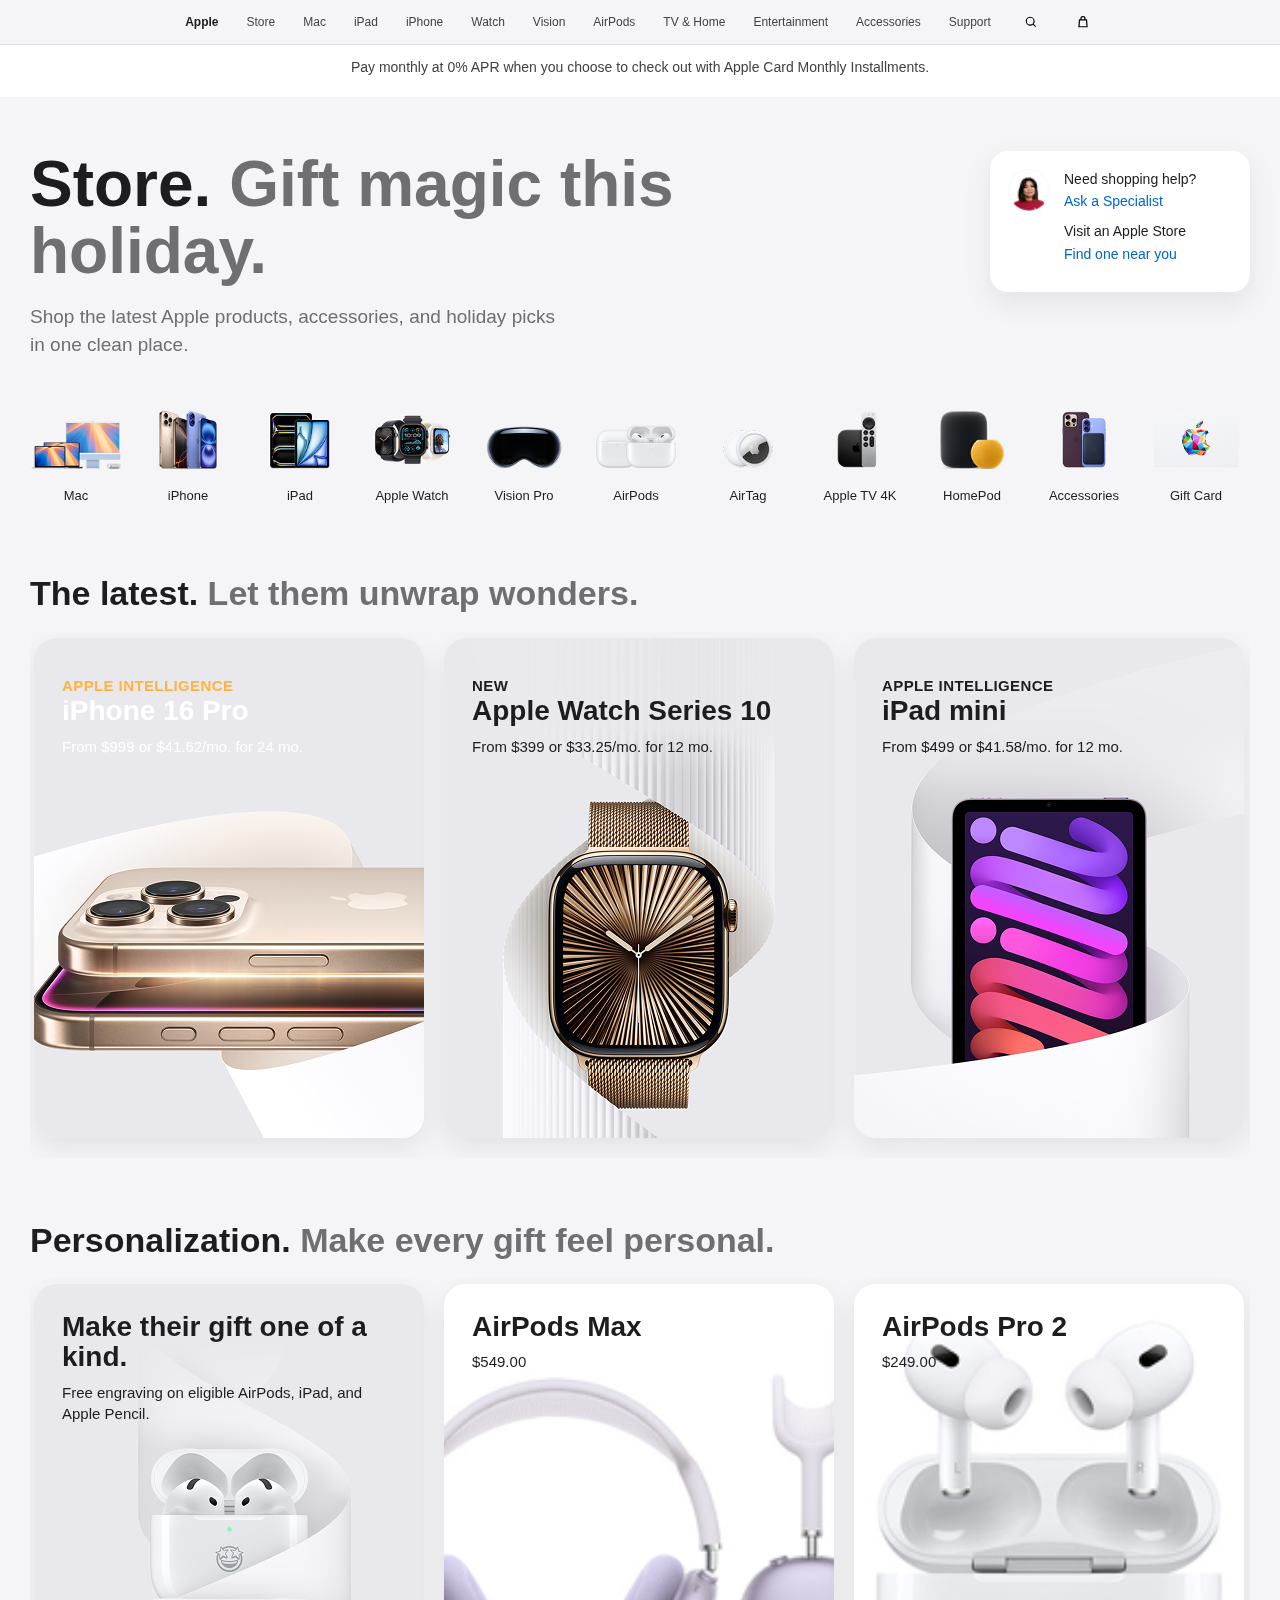
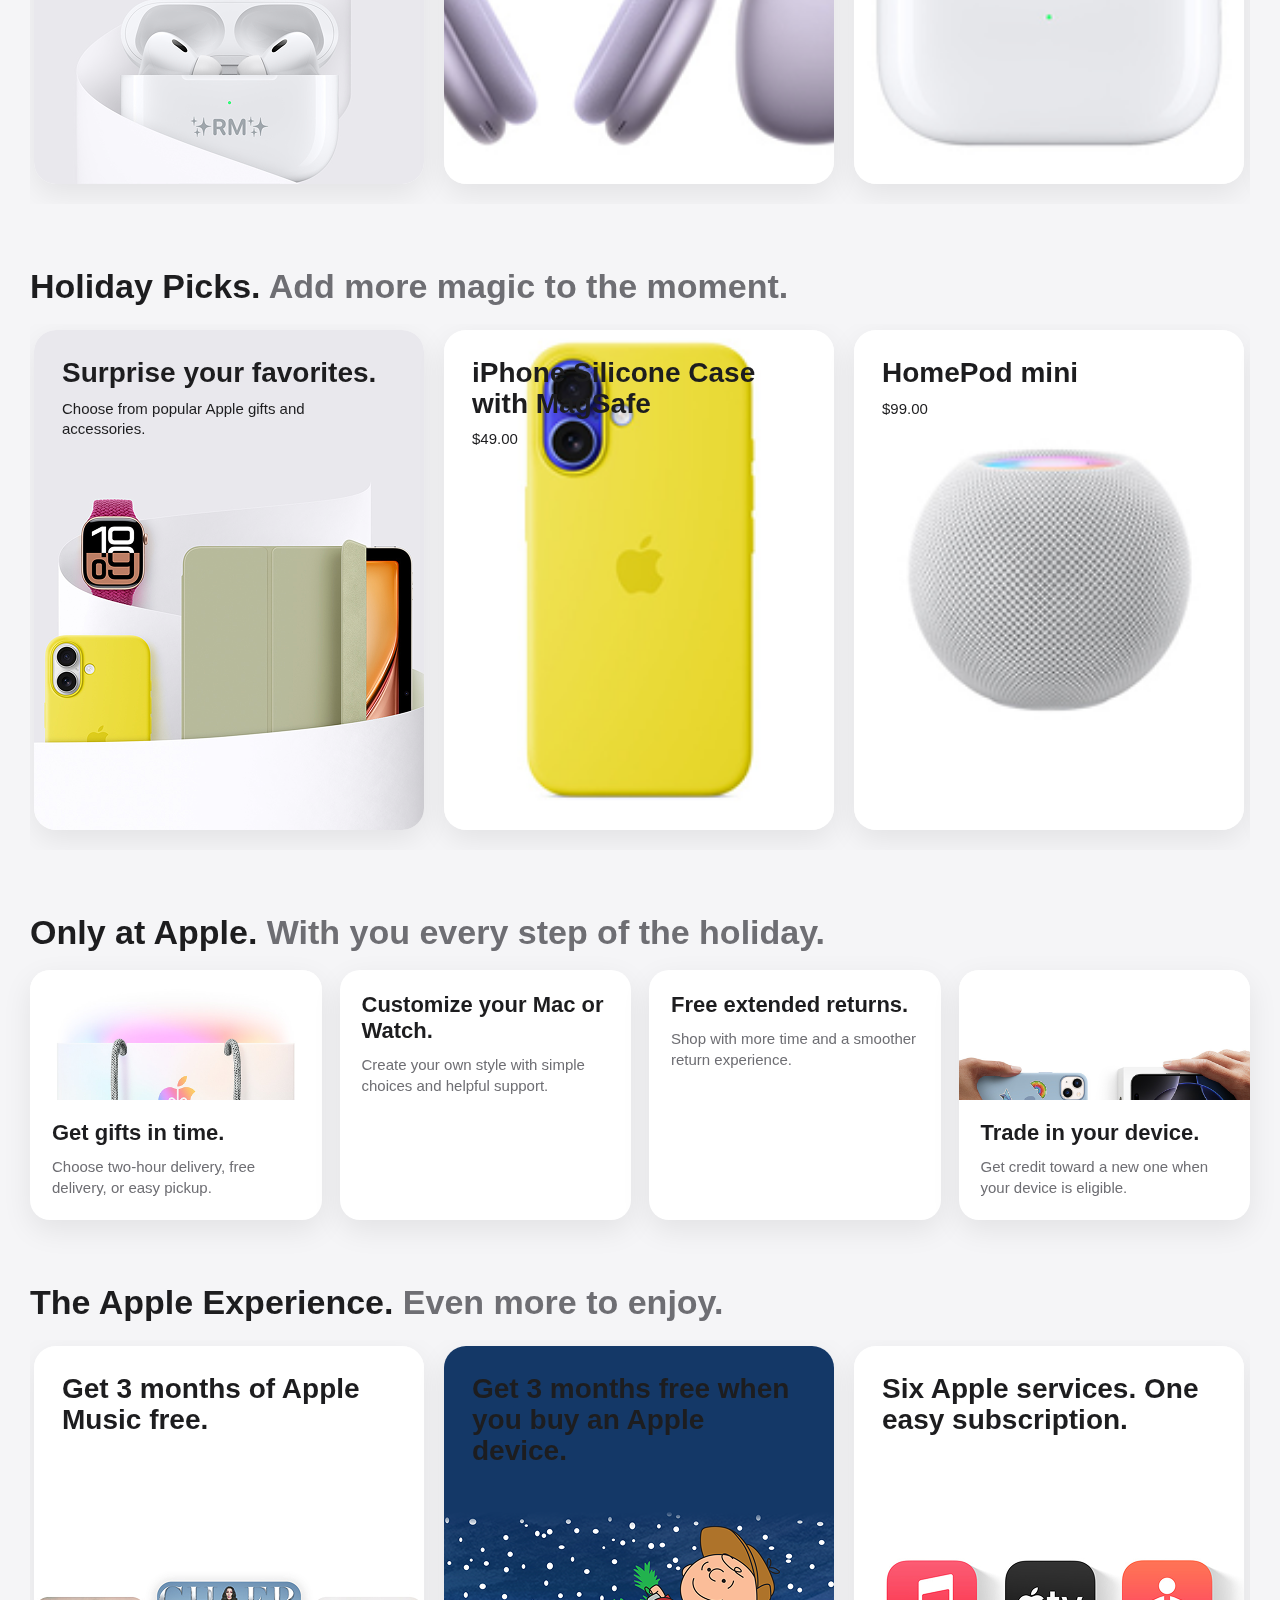
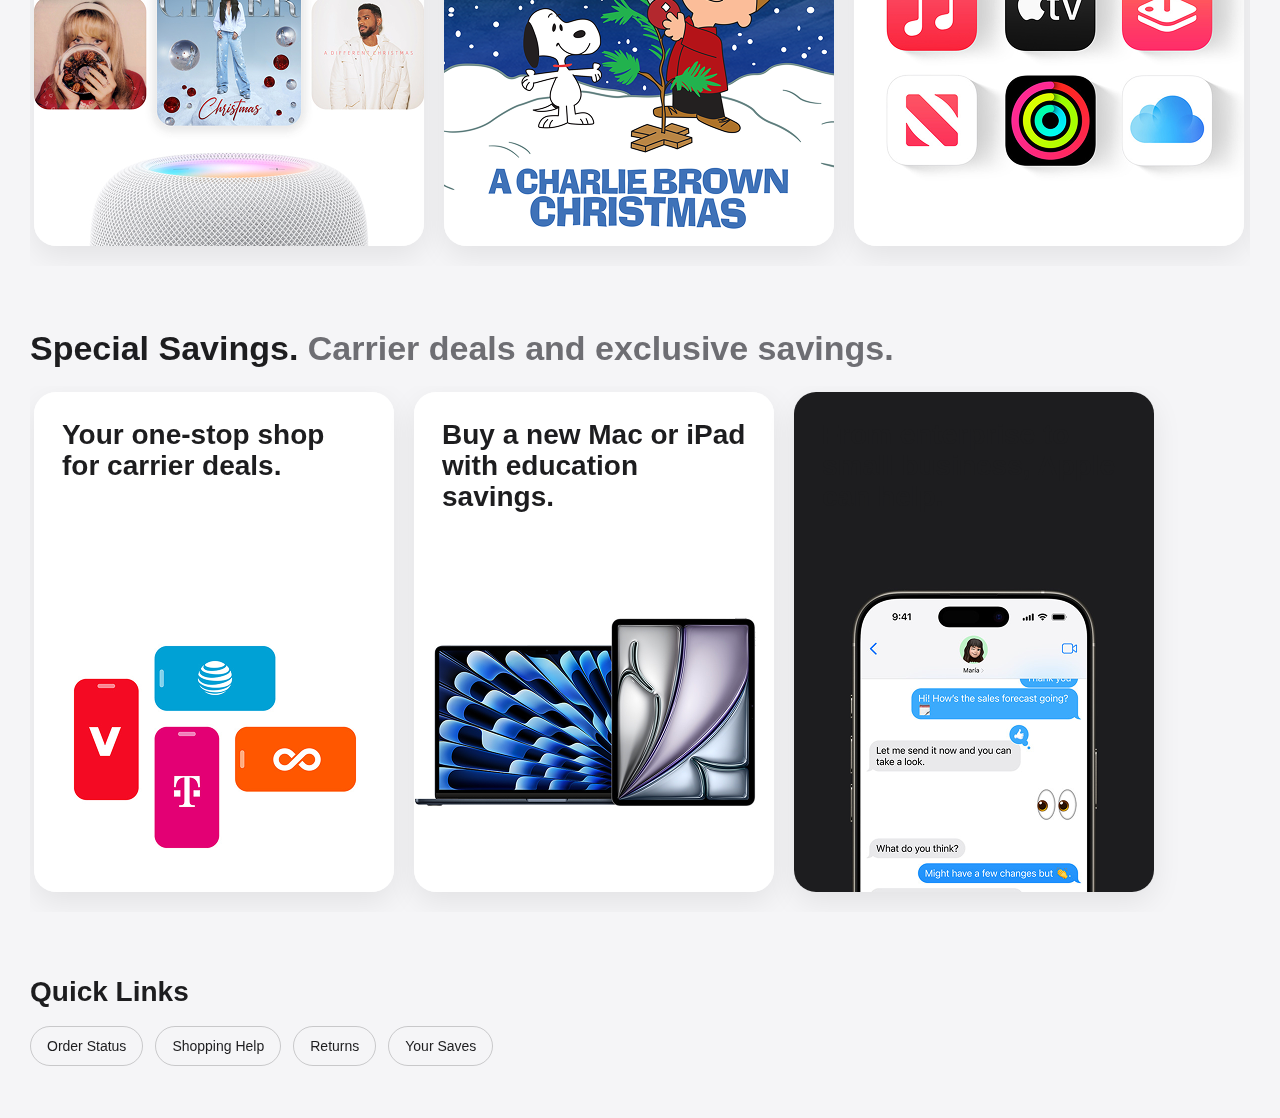
<file: index.html>
<!DOCTYPE html>
<html lang="en">
  <head>
    <meta charset="UTF-8" />
    <meta name="viewport" content="width=device-width, initial-scale=1.0" />
    <title>Apple Store</title>
    <link rel="stylesheet" href="store.css" />
  </head>
  <body>
    <header class="topbar">
      <nav class="nav" aria-label="Main navigation">
        <a class="brand" href="index.html" aria-label="Apple Store">Apple</a>
        <a href="#">Store</a>
        <a href="#">Mac</a>
        <a href="#">iPad</a>
        <a href="#">iPhone</a>
        <a href="#">Watch</a>
        <a href="#">Vision</a>
        <a href="#">AirPods</a>
        <a href="#">TV & Home</a>
        <a href="#">Entertainment</a>
        <a href="#">Accessories</a>
        <a href="#">Support</a>
        <button class="icon-button" type="button" aria-label="Search">
          <svg viewBox="0 0 24 24" aria-hidden="true">
            <path
              d="M10.75 4a6.75 6.75 0 0 1 5.38 10.83l3.52 3.52-1.3 1.3-3.52-3.52A6.75 6.75 0 1 1 10.75 4Zm0 1.8a4.95 4.95 0 1 0 0 9.9 4.95 4.95 0 0 0 0-9.9Z"
            />
          </svg>
        </button>
        <button class="icon-button" type="button" aria-label="Shopping bag">
          <svg viewBox="0 0 24 24" aria-hidden="true">
            <path
              d="M8 8V7a4 4 0 0 1 8 0v1h2.1l.9 12H5L5.9 8H8Zm1.8 0h4.4V7a2.2 2.2 0 0 0-4.4 0v1Zm-2.23 1.8L6.94 18.2h10.12l-.63-8.4H7.57Z"
            />
          </svg>
        </button>
      </nav>
    </header>

    <div class="notice">
      Pay monthly at 0% APR when you choose to check out with Apple Card
      Monthly Installments.
    </div>

    <main>
      <section class="hero">
        <div>
          <h1><span>Store.</span> Gift magic this holiday.</h1>
          <p>
            Shop the latest Apple products, accessories, and holiday picks in
            one clean place.
          </p>
        </div>

        <aside class="help-card" aria-label="Shopping help">
          <img src="store-chat-holiday-specialist-icon-202411_AV3 (1).png" alt="" />
          <div>
            <p>Need shopping help?</p>
            <a href="#">Ask a Specialist</a>
            <p>Visit an Apple Store</p>
            <a href="#">Find one near you</a>
          </div>
        </aside>
      </section>

      <section class="category-rail" aria-label="Product categories">
        <article>
          <img src="1.png" alt="" />
          <p>Mac</p>
        </article>
        <article>
          <img src="2.png" alt="" />
          <p>iPhone</p>
        </article>
        <article>
          <img src="3.png" alt="" />
          <p>iPad</p>
        </article>
        <article>
          <img src="4.png" alt="" />
          <p>Apple Watch</p>
        </article>
        <article>
          <img src="5.png" alt="" />
          <p>Vision Pro</p>
        </article>
        <article>
          <img src="6.png" alt="" />
          <p>AirPods</p>
        </article>
        <article>
          <img src="7.png" alt="" />
          <p>AirTag</p>
        </article>
        <article>
          <img src="r1.png" alt="" />
          <p>Apple TV 4K</p>
        </article>
        <article>
          <img src="9.png" alt="" />
          <p>HomePod</p>
        </article>
        <article>
          <img src="10.png" alt="" />
          <p>Accessories</p>
        </article>
        <article>
          <img src="r2.png" alt="" />
          <p>Gift Card</p>
        </article>
      </section>

      <section class="store-section">
        <h2><span>The latest.</span> Let them unwrap wonders.</h2>
        <div class="product-rail">
          <article class="product-card dark">
            <img src="16prooooo.png" alt="iPhone 16 Pro" />
            <div>
              <p class="eyebrow">Apple Intelligence</p>
              <h3>iPhone 16 Pro</h3>
              <p>From $999 or $41.62/mo. for 24 mo.</p>
            </div>
          </article>
          <article class="product-card">
            <img src="applewatch.png" alt="Apple Watch Series 10" />
            <div>
              <p class="eyebrow">New</p>
              <h3>Apple Watch Series 10</h3>
              <p>From $399 or $33.25/mo. for 12 mo.</p>
            </div>
          </article>
          <article class="product-card">
            <img src="ipadmini.png" alt="iPad mini" />
            <div>
              <p class="eyebrow">Apple Intelligence</p>
              <h3>iPad mini</h3>
              <p>From $499 or $41.58/mo. for 12 mo.</p>
            </div>
          </article>
          <article class="product-card">
            <img src="macbookpro.png" alt="MacBook Pro" />
            <div>
              <p class="eyebrow">Pro power</p>
              <h3>MacBook Pro</h3>
              <p>From $1599 or $133.25/mo. for 12 mo.</p>
            </div>
          </article>
        </div>
      </section>

      <section class="store-section">
        <h2><span>Personalization.</span> Make every gift feel personal.</h2>
        <div class="product-rail">
          <article class="product-card">
            <img src="s1.png" alt="Personalized Apple gifts" />
            <div>
              <h3>Make their gift one of a kind.</h3>
              <p>Free engraving on eligible AirPods, iPad, and Apple Pencil.</p>
            </div>
          </article>
          <article class="product-card">
            <img src="s2.png" alt="AirPods Max" />
            <div>
              <h3>AirPods Max</h3>
              <p>$549.00</p>
            </div>
          </article>
          <article class="product-card">
            <img src="airpods-pro-2-hero-select-202409.png" alt="AirPods Pro 2" />
            <div>
              <h3>AirPods Pro 2</h3>
              <p>$249.00</p>
            </div>
          </article>
          <article class="product-card">
            <img src="s5.png" alt="Apple Pencil Pro" />
            <div>
              <h3>Apple Pencil Pro</h3>
              <p>$129.00</p>
            </div>
          </article>
        </div>
      </section>

      <section class="store-section">
        <h2><span>Holiday Picks.</span> Add more magic to the moment.</h2>
        <div class="product-rail">
          <article class="product-card">
            <img src="a1.png" alt="Holiday gift picks" />
            <div>
              <h3>Surprise your favorites.</h3>
              <p>Choose from popular Apple gifts and accessories.</p>
            </div>
          </article>
          <article class="product-card">
            <img src="a2.png" alt="iPhone silicone case" />
            <div>
              <h3>iPhone Silicone Case with MagSafe</h3>
              <p>$49.00</p>
            </div>
          </article>
          <article class="product-card">
            <img src="a3.png" alt="HomePod mini" />
            <div>
              <h3>HomePod mini</h3>
              <p>$99.00</p>
            </div>
          </article>
          <article class="product-card">
            <img src="a5.png" alt="Beats Solo 4" />
            <div>
              <h3>Beats Solo 4</h3>
              <p>$199.99</p>
            </div>
          </article>
        </div>
      </section>

      <section class="store-section">
        <h2><span>Only at Apple.</span> With you every step of the holiday.</h2>
        <div class="info-grid">
          <article>
            <img src="store-card-50-holiday-delivery-pickup-202411.png" alt="" />
            <h3>Get gifts in time.</h3>
            <p>Choose two-hour delivery, free delivery, or easy pickup.</p>
          </article>
          <article>
            <h3>Customize your Mac or Watch.</h3>
            <p>Create your own style with simple choices and helpful support.</p>
          </article>
          <article>
            <h3>Free extended returns.</h3>
            <p>Shop with more time and a smoother return experience.</p>
          </article>
          <article>
            <img src="store-card-50-holiday-trade-in-202411.png" alt="" />
            <h3>Trade in your device.</h3>
            <p>Get credit toward a new one when your device is eligible.</p>
          </article>
        </div>
      </section>

      <section class="store-section">
        <h2><span>The Apple Experience.</span> Even more to enjoy.</h2>
        <div class="product-rail">
          <article class="product-card">
            <img src="q1.png" alt="Apple Music" />
            <div>
              <h3>Get 3 months of Apple Music free.</h3>
            </div>
          </article>
          <article class="product-card">
            <img src="q2.png" alt="Apple TV Plus" />
            <div>
              <h3>Get 3 months free when you buy an Apple device.</h3>
            </div>
          </article>
          <article class="product-card">
            <img src="q3.png" alt="Apple One" />
            <div>
              <h3>Six Apple services. One easy subscription.</h3>
            </div>
          </article>
          <article class="product-card">
            <img src="q4.png" alt="iOS features" />
            <div>
              <h3>New features for the devices you use every day.</h3>
            </div>
          </article>
        </div>
      </section>

      <section class="store-section">
        <h2>
          <span>Special Savings.</span> Carrier deals and exclusive savings.
        </h2>
        <div class="product-rail small-cards">
          <article class="product-card">
            <img src="w1.png" alt="Carrier deals" />
            <div>
              <h3>Your one-stop shop for carrier deals.</h3>
            </div>
          </article>
          <article class="product-card">
            <img src="w2.png" alt="Education savings" />
            <div>
              <h3>Buy a new Mac or iPad with education savings.</h3>
            </div>
          </article>
          <article class="product-card">
            <img src="w4.png" alt="Business savings" />
            <div>
              <h3>From enterprise to small business, Apple can help.</h3>
            </div>
          </article>
        </div>
      </section>
    </main>

    <footer class="footer">
      <h2>Quick Links</h2>
      <div>
        <a href="#">Order Status</a>
        <a href="#">Shopping Help</a>
        <a href="#">Returns</a>
        <a href="#">Your Saves</a>
      </div>
    </footer>
  </body>
</html>
</file>
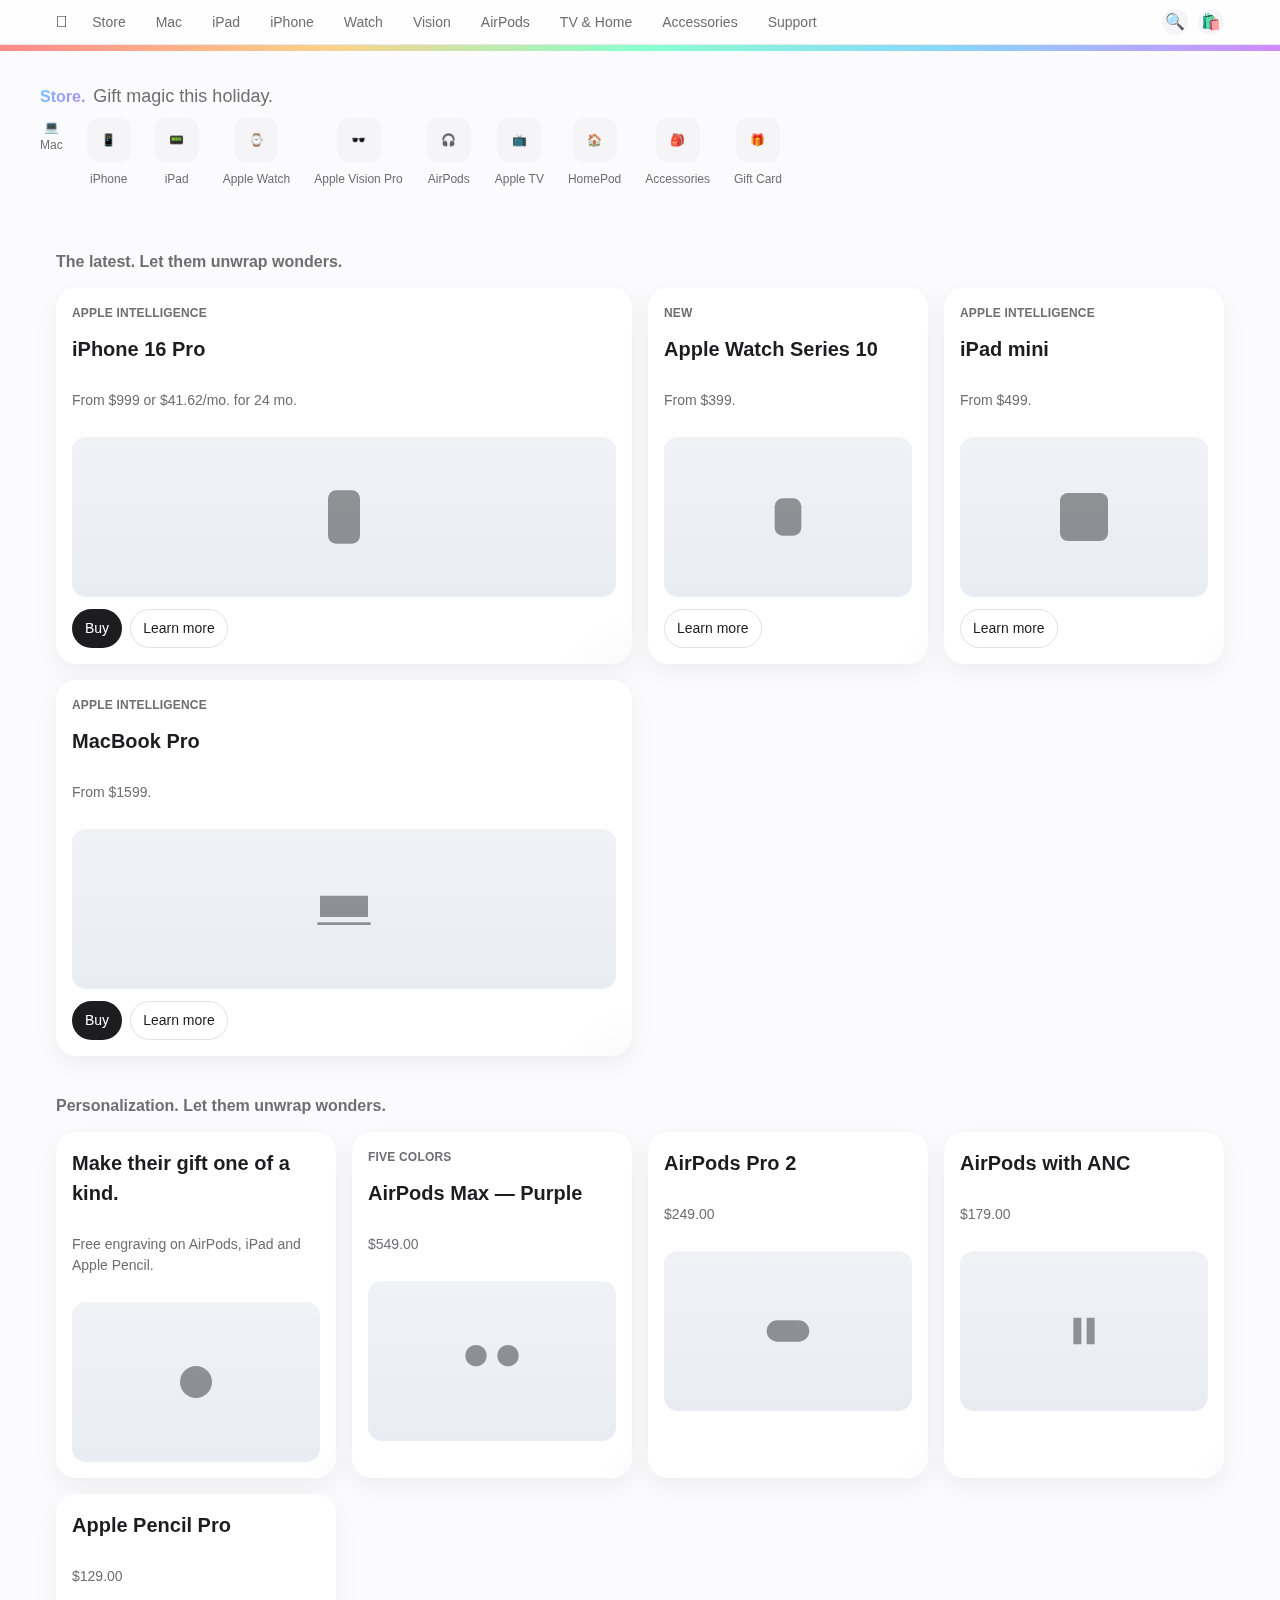
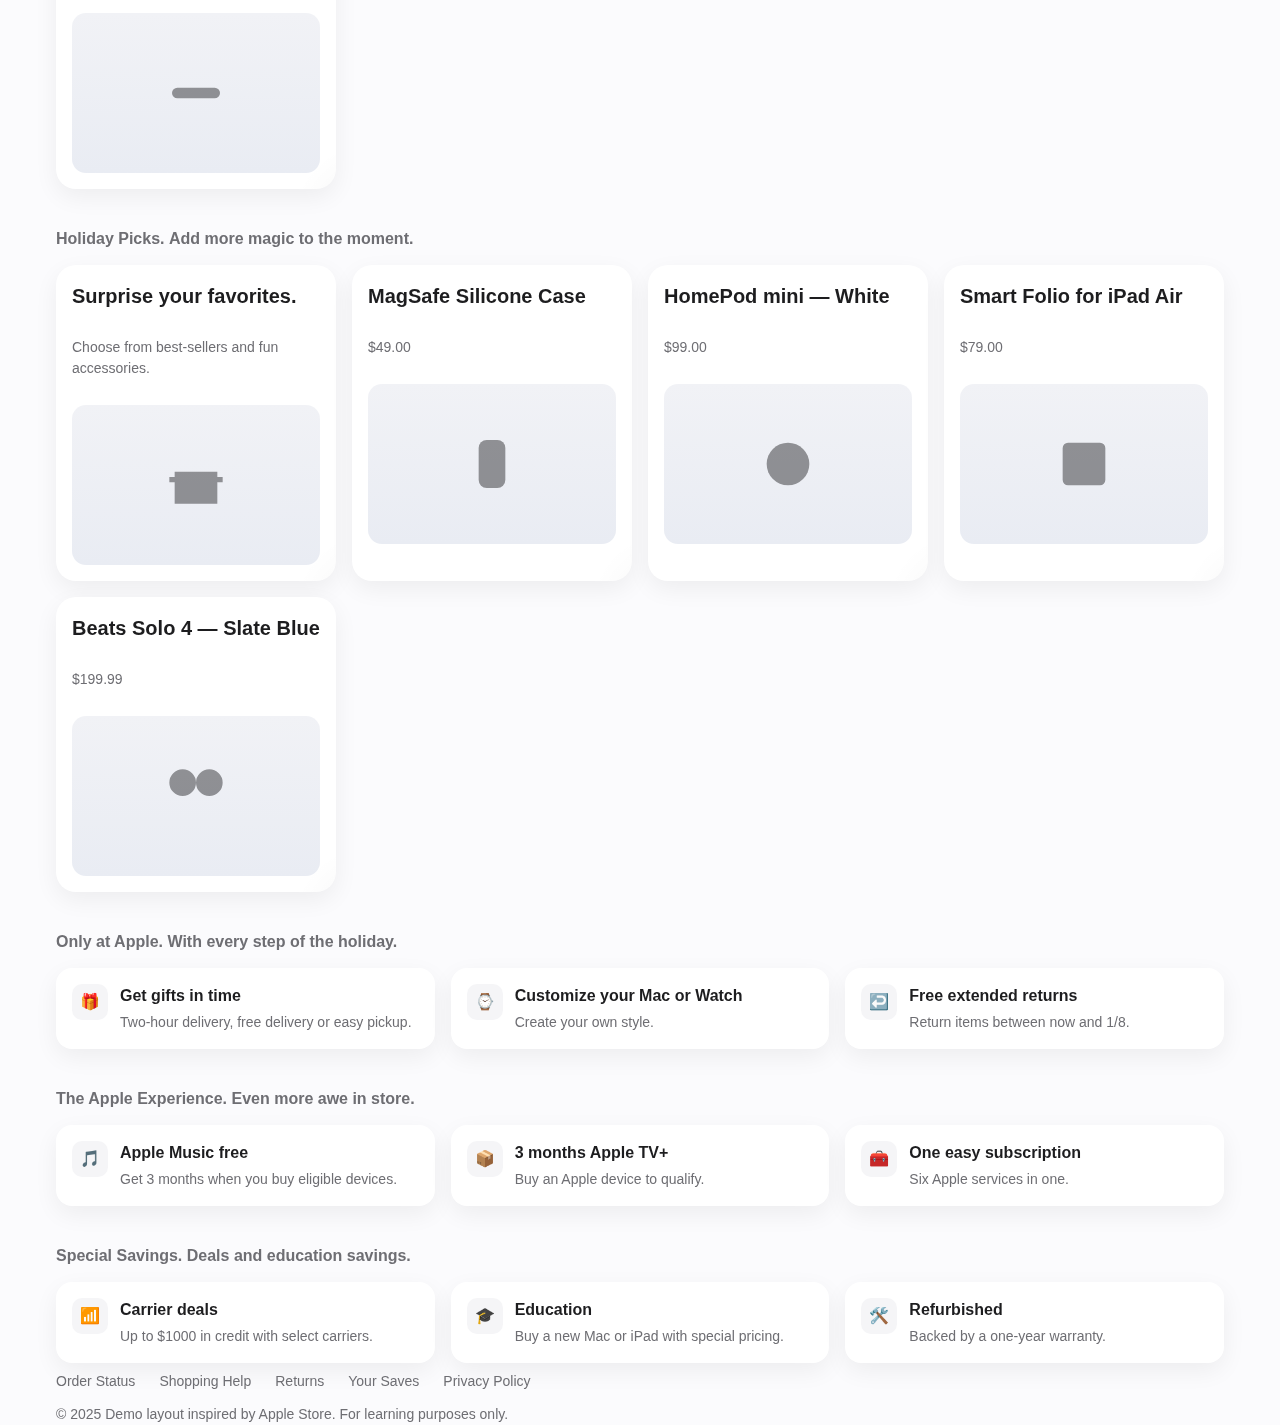
<file: 11.html>
<!DOCTYPE html>
<html lang="en">
  <head>
    <meta charset="UTF-8" />
    <meta name="viewport" content="width=device-width, initial-scale=1.0" />
    <title>Document</title>
    <!DOCTYPE html>
    <html lang="mn">
      <head>
        <meta charset="UTF-8" />
        <meta name="viewport" content="width=device-width, initial-scale=1" />
        <title>Store — Gift magic this holiday</title>
        <style>
          /* --- Base / Reset --- */
          *,
          *::before,
          *::after {
            box-sizing: border-box;
          }
          :root {
            --bg: #fbfbfd;
            --surface: #ffffff;
            --ink: #1d1d1f;
            --muted: #6e6e73;
            --card: #f5f5f7;
            --accent: #0071e3;
            --radius: 20px;
            --max: 1200px;
            --shadow: 0 8px 24px rgba(0, 0, 0, 0.06);
          }
          html,
          body {
            height: 100%;
          }
          body {
            margin: 0;
            font: 16px/1.5 -apple-system, BlinkMacSystemFont, "Segoe UI", Roboto,
              Oxygen, Ubuntu, Cantarell, "Helvetica Neue", Arial, system-ui,
              sans-serif;
            color: var(--ink);
            background: var(--bg);
          }
          a {
            color: inherit;
            text-decoration: none;
          }
          img {
            display: block;
            max-width: 100%;
            height: auto;
            border-radius: 14px;
          }
          .wrap {
            width: 100%;
            max-width: var(--max);
            margin-inline: auto;
            padding: 0 16px;
          } /* --- Top bar (like apple.com) --- */
          .topbar {
            position: sticky;
            top: 0;
            z-index: 20;
            backdrop-filter: saturate(180%) blur(20px);
            background: rgba(255, 255, 255, 0.7);
            border-bottom: 1px solid rgba(0, 0, 0, 0.08);
          }
          .topbar .inner {
            display: flex;
            align-items: center;
            gap: 16px;
            height: 44px;
          }
          .brand {
            font-weight: 700;
            letter-spacing: 0.2px;
          }
          .nav {
            display: flex;
            gap: 14px;
            color: var(--muted);
            font-size: 14px;
            overflow: auto;
          }
          .nav a {
            padding: 6px 8px;
            border-radius: 10px;
            white-space: nowrap;
          }
          .nav a:hover {
            background: var(--card);
            color: var(--ink);
          }
          .icons {
            margin-left: auto;
            display: flex;
            gap: 10px;
          }
          .icon {
            width: 26px;
            height: 26px;
            border-radius: 50%;
            display: grid;
            place-items: center;
            background: var(--card);
          }

          /* --- Gradient stripe --- */
          .stripe {
            height: 6px;
            background: linear-gradient(
              90deg,
              #ff8a8a,
              #ffd08a,
              #8affcf,
              #8ad4ff,
              #d18aff
            );
          }

          /* --- Page heading --- */
          header.store {
            padding: 32px 0 8px;
          }
          header.store h1 {
            font-size: 36px;
            font-weight: 700;
            letter-spacing: -0.4px;
          }
          header.store .sub {
            color: var(--muted);
            font-size: 18px;
          }
          header.store .title {
            display: flex;
            align-items: baseline;
            gap: 8px;
          }
          .title .dot {
            display: inline-block;
            width: 9px;
            height: 9px;
            border-radius: 50%;
            background: linear-gradient(135deg, #6ec6ff, #b77dff);
            margin-right: 6px;
          }
          .title .wordstore {
            font-weight: 700;
            background: linear-gradient(135deg, #6ec6ff, #b77dff);
            -webkit-background-clip: text;
            background-clip: text;
            color: transparent;
          }

          /* --- Horizontal product icons --- */
          .rail {
            display: flex;
            gap: 24px;
            padding: 8px 0 24px;
            overflow: auto;
          }
          .rail .picon {
            text-align: center;
            font-size: 12px;
            color: var(--muted);
          }
          .rail .picon .circle {
            width: 44px;
            height: 44px;
            border-radius: 12px;
            background: var(--card);
            display: grid;
            place-items: center;
            margin: 0 auto 8px;
          }

          /* --- Sections --- */
          section {
            padding: 22px 0 8px;
          }
          .section-title {
            color: var(--muted);
            font-weight: 600;
            margin: 8px 0 14px;
          }

          /* --- Card grid --- */
          .grid {
            display: grid;
            grid-template-columns: repeat(12, 1fr);
            gap: 16px;
          }
          .card {
            background: var(--surface);
            border-radius: var(--radius);
            padding: 16px;
            box-shadow: var(--shadow);
            display: flex;
            flex-direction: column;
            gap: 12px;
            min-height: 240px;
            position: relative;
            overflow: hidden;
          }
          .card::after {
            content: "";
            position: absolute;
            inset: auto -40% -40% auto;
            width: 60%;
            height: 60%;
            background: radial-gradient(
              closest-corner,
              rgba(0, 0, 0, 0.04),
              transparent 60%
            );
            transform: rotate(8deg);
          }
          .card .label {
            font-size: 12px;
            color: var(--muted);
            font-weight: 600;
            letter-spacing: 0.2px;
          }
          .card h3 {
            margin: 0;
            font-size: 20px;
          }
          .price {
            color: var(--muted);
            font-size: 14px;
          }
          .actions {
            margin-top: auto;
            display: flex;
            gap: 8px;
          }
          .btn {
            display: inline-flex;
            align-items: center;
            gap: 6px;
            padding: 8px 12px;
            border-radius: 999px;
            border: 1px solid rgba(0, 0, 0, 0.12);
            font-size: 14px;
          }
          .btn.primary {
            background: var(--ink);
            color: #fff;
            border-color: transparent;
          }
          .btn:hover {
            transform: translateY(-1px);
            box-shadow: 0 6px 16px rgba(0, 0, 0, 0.08);
          }

          /* --- Spans for grid (desktop) --- */
          .span-6 {
            grid-column: span 6;
          }
          .span-3 {
            grid-column: span 3;
          }
          .span-4 {
            grid-column: span 4;
          }
          .span-12 {
            grid-column: span 12;
          }

          /* --- Helpful mini cards (Only at Apple, Experience, Savings) --- */
          .minicard {
            background: var(--surface);
            border-radius: 16px;
            padding: 16px;
            box-shadow: var(--shadow);
            display: flex;
            gap: 12px;
            align-items: flex-start;
          }
          .minicard .bubble {
            width: 36px;
            height: 36px;
            border-radius: 10px;
            background: var(--card);
            display: grid;
            place-items: center;
            flex: 0 0 auto;
          }

          /* --- Footer --- */
          footer {
            padding: 24px 0 40px;
            color: var(--muted);
            font-size: 14px;
          }
          .links {
            display: flex;
            flex-wrap: wrap;
            gap: 10px 24px;
          }
          .links a {
            color: inherit;
          }

          /* --- Responsive --- */
          @media (max-width: 1024px) {
            .span-6 {
              grid-column: span 12;
            }
            .span-4 {
              grid-column: span 6;
            }
            .span-3 {
              grid-column: span 6;
            }
          }
          @media (max-width: 640px) {
            header.store h1 {
              font-size: 28px;
            }
            .nav {
              display: none;
            }
            .grid {
              grid-template-columns: repeat(6, 1fr);
            }
            .span-4 {
              grid-column: span 6;
            }
            .span-3 {
              grid-column: span 6;
            }
          }

          /* --- Utility images (simple SVG placeholders) --- */
          .ph {
            background: linear-gradient(180deg, #f1f2f6, #e9ecf3);
            border-radius: 14px;
            height: 160px;
            display: grid;
            place-items: center;
          }
          .ph svg {
            width: 64px;
            height: 64px;
            opacity: 0.45;
          }
        </style>
      </head>
      <body>
        <div class="topbar">
          <div class="wrap inner">
            <div class="brand"></div>
            <nav class="nav">
              <a href="#">Store</a>
              <a href="#">Mac</a>
              <a href="#">iPad</a>
              <a href="#">iPhone</a>
              <a href="#">Watch</a>
              <a href="#">Vision</a>
              <a href="#">AirPods</a>
              <a href="#">TV & Home</a>
              <a href="#">Accessories</a>
              <a href="#">Support</a>
            </nav>
            <div class="icons">
              <div class="icon" title="Search">🔍</div>
              <div class="icon" title="Bag">🛍️</div>
            </div>
          </div>
        </div>
        <div class="stripe"></div>
        <header class="store wrap">
          <div class="title">
            <span class="wordstore">Store.</span>
            <span class="sub">Gift magic this holiday.</span>
          </div>
          <div class="rail" aria-label="Product categories">
            <!-- Small icon pills -->
            <div class="picon">
              <div class="1.png">💻</div>
              Mac
            </div>
            <div class="picon">
              <div class="circle">📱</div>
              iPhone
            </div>
            <div class="picon">
              <div class="circle">📟</div>
              iPad
            </div>
            <div class="picon">
              <div class="circle">⌚</div>
              Apple Watch
            </div>
            <div class="picon">
              <div class="circle">🕶️</div>
              Apple Vision Pro
            </div>
            <div class="picon">
              <div class="circle">🎧</div>
              AirPods
            </div>
            <div class="picon">
              <div class="circle">📺</div>
              Apple TV
            </div>
            <div class="picon">
              <div class="circle">🏠</div>
              HomePod
            </div>
            <div class="picon">
              <div class="circle">🎒</div>
              Accessories
            </div>
            <div class="picon">
              <div class="circle">🎁</div>
              Gift Card
            </div>
          </div>
        </header>
        <main class="wrap">
          <!-- The latest -->
          <section>
            <div class="section-title">
              The latest. <strong>Let them unwrap wonders.</strong>
            </div>
            <div class="grid">
              <article class="card span-6">
                <span class="label">APPLE INTELLIGENCE</span>
                <h3>iPhone 16 Pro</h3>
                <p class="price">From $999 or $41.62/mo. for 24 mo.</p>
                <div
                  class="ph"
                  role="img"
                  aria-label="iPhone image placeholder"
                >
                  <svg viewBox="0 0 24 24" fill="currentColor">
                    <rect x="6" y="2" width="12" height="20" rx="3"></rect>
                  </svg>
                </div>
                <div class="actions">
                  <a class="btn primary" href="#">Buy</a>
                  <a class="btn" href="#">Learn more</a>
                </div>
              </article>
              <article class="card span-3">
                <span class="label">NEW</span>
                <h3>Apple Watch Series 10</h3>
                <p class="price">From $399.</p>
                <div class="ph" aria-label="Watch image placeholder">
                  <svg viewBox="0 0 24 24" fill="currentColor">
                    <rect x="7" y="5" width="10" height="14" rx="3"></rect>
                  </svg>
                </div>
                <div class="actions">
                  <a class="btn" href="#">Learn more</a>
                </div>
              </article>
              <article class="card span-3">
                <span class="label">APPLE INTELLIGENCE</span>
                <h3>iPad mini</h3>
                <p class="price">From $499.</p>
                <div class="ph">
                  <svg viewBox="0 0 24 24" fill="currentColor">
                    <rect x="3" y="3" width="18" height="18" rx="3"></rect>
                  </svg>
                </div>
                <div class="actions">
                  <a class="btn" href="#">Learn more</a>
                </div>
              </article>
              <article class="card span-6">
                <span class="label">APPLE INTELLIGENCE</span>
                <h3>MacBook Pro</h3>
                <p class="price">From $1599.</p>
                <div class="ph">
                  <svg viewBox="0 0 24 24" fill="currentColor">
                    <path d="M3 7h18v8H3zM2 17h20v1H2z" />
                  </svg>
                </div>
                <div class="actions">
                  <a class="btn primary" href="#">Buy</a>
                  <a class="btn" href="#">Learn more</a>
                </div>
              </article>
            </div>
          </section>
          <!-- Personalization -->
          <section>
            <div class="section-title">
              Personalization. <strong>Let them unwrap wonders.</strong>
            </div>
            <div class="grid">
              <article class="card span-3">
                <h3>Make their gift one of a kind.</h3>
                <p class="price">
                  Free engraving on AirPods, iPad and Apple Pencil.
                </p>
                <div class="ph">
                  <svg viewBox="0 0 24 24" fill="currentColor">
                    <circle cx="12" cy="12" r="6" />
                  </svg>
                </div>
              </article>
              <article class="card span-3">
                <span class="label">FIVE COLORS</span>
                <h3>AirPods Max — Purple</h3>
                <p class="price">$549.00</p>
                <div class="ph">
                  <svg viewBox="0 0 24 24" fill="currentColor">
                    <path
                      d="M6 14a4 4 0 1 1 0-8 4 4 0 0 1 0 8zm12 0a4 4 0 1 1 0-8 4 4 0 0 1 0 8z"
                    />
                  </svg>
                </div>
              </article>
              <article class="card span-3">
                <h3>AirPods Pro 2</h3>
                <p class="price">$249.00</p>
                <div class="ph">
                  <svg viewBox="0 0 24 24" fill="currentColor">
                    <rect x="4" y="8" width="16" height="8" rx="4" />
                  </svg>
                </div>
              </article>
              <article class="card span-3">
                <h3>AirPods with ANC</h3>
                <p class="price">$179.00</p>
                <div class="ph">
                  <svg viewBox="0 0 24 24" fill="currentColor">
                    <path d="M8 7h3v10H8zM13 7h3v10h-3z" />
                  </svg>
                </div>
              </article>
              <article class="card span-3">
                <h3>Apple Pencil Pro</h3>
                <p class="price">$129.00</p>
                <div class="ph">
                  <svg viewBox="0 0 24 24" fill="currentColor">
                    <rect x="3" y="10" width="18" height="4" rx="2" />
                  </svg>
                </div>
              </article>
            </div>
          </section>

          <!-- Holiday Picks -->
          <section>
            <div class="section-title">
              Holiday Picks. <strong>Add more magic to the moment.</strong>
            </div>
            <div class="grid">
              <article class="card span-3">
                <h3>Surprise your favorites.</h3>
                <p class="price">
                  Choose from best‑sellers and fun accessories.
                </p>
                <div class="ph">
                  <svg viewBox="0 0 24 24" fill="currentColor">
                    <path d="M4 7h16v12H4zM2 9h20v2H2z" />
                  </svg>
                </div>
              </article>
              <article class="card span-3">
                <h3>MagSafe Silicone Case</h3>
                <p class="price">$49.00</p>
                <div class="ph">
                  <svg viewBox="0 0 24 24" fill="currentColor">
                    <rect x="7" y="3" width="10" height="18" rx="3" />
                  </svg>
                </div>
              </article>
              <article class="card span-3">
                <h3>HomePod mini — White</h3>
                <p class="price">$99.00</p>
                <div class="ph">
                  <svg viewBox="0 0 24 24" fill="currentColor">
                    <circle cx="12" cy="12" r="8" />
                  </svg>
                </div>
              </article>
              <article class="card span-3">
                <h3>Smart Folio for iPad Air</h3>
                <p class="price">$79.00</p>
                <div class="ph">
                  <svg viewBox="0 0 24 24" fill="currentColor">
                    <rect x="4" y="4" width="16" height="16" rx="2" />
                  </svg>
                </div>
              </article>
              <article class="card span-3">
                <h3>Beats Solo 4 — Slate Blue</h3>
                <p class="price">$199.99</p>
                <div class="ph">
                  <svg viewBox="0 0 24 24" fill="currentColor">
                    <path
                      d="M7 12a5 5 0 1 1 0-10 5 5 0 0 1 0 10zm10 0a5 5 0 1 1 0-10 5 5 0 0 1 0 10z"
                    />
                  </svg>
                </div>
              </article>
            </div>
          </section>

          <!-- Only at Apple / Experience / Savings -->
          <section>
            <div class="section-title">
              Only at Apple. <strong>With every step of the holiday.</strong>
            </div>
            <div class="grid">
              <div class="span-4 minicard">
                <div class="bubble">🎁</div>
                <div>
                  <h4 style="margin: 0 0 4px">Get gifts in time</h4>
                  <p class="price" style="margin: 0">
                    Two‑hour delivery, free delivery or easy pickup.
                  </p>
                </div>
              </div>
              <div class="span-4 minicard">
                <div class="bubble">⌚</div>
                <div>
                  <h4 style="margin: 0 0 4px">Customize your Mac or Watch</h4>
                  <p class="price" style="margin: 0">Create your own style.</p>
                </div>
              </div>
              <div class="span-4 minicard">
                <div class="bubble">↩️</div>
                <div>
                  <h4 style="margin: 0 0 4px">Free extended returns</h4>
                  <p class="price" style="margin: 0">
                    Return items between now and 1/8.
                  </p>
                </div>
              </div>
            </div>
          </section>

          <section>
            <div class="section-title">
              The Apple Experience. <strong>Even more awe in store.</strong>
            </div>
            <div class="grid">
              <div class="span-4 minicard">
                <div class="bubble">🎵</div>
                <div>
                  <h4 style="margin: 0 0 4px">Apple Music free</h4>
                  <p class="price" style="margin: 0">
                    Get 3 months when you buy eligible devices.
                  </p>
                </div>
              </div>
              <div class="span-4 minicard">
                <div class="bubble">📦</div>
                <div>
                  <h4 style="margin: 0 0 4px">3 months Apple TV+</h4>
                  <p class="price" style="margin: 0">
                    Buy an Apple device to qualify.
                  </p>
                </div>
              </div>
              <div class="span-4 minicard">
                <div class="bubble">🧰</div>
                <div>
                  <h4 style="margin: 0 0 4px">One easy subscription</h4>
                  <p class="price" style="margin: 0">
                    Six Apple services in one.
                  </p>
                </div>
              </div>
            </div>
          </section>

          <section>
            <div class="section-title">
              Special Savings. <strong>Deals and education savings.</strong>
            </div>
            <div class="grid">
              <div class="span-4 minicard">
                <div class="bubble">📶</div>
                <div>
                  <h4 style="margin: 0 0 4px">Carrier deals</h4>
                  <p class="price" style="margin: 0">
                    Up to $1000 in credit with select carriers.
                  </p>
                </div>
              </div>
              <div class="span-4 minicard">
                <div class="bubble">🎓</div>
                <div>
                  <h4 style="margin: 0 0 4px">Education</h4>
                  <p class="price" style="margin: 0">
                    Buy a new Mac or iPad with special pricing.
                  </p>
                </div>
              </div>
              <div class="span-4 minicard">
                <div class="bubble">🛠️</div>
                <div>
                  <h4 style="margin: 0 0 4px">Refurbished</h4>
                  <p class="price" style="margin: 0">
                    Backed by a one‑year warranty.
                  </p>
                </div>
              </div>
            </div>
          </section>
        </main>
        <footer class="wrap">
          <div class="links">
            <a href="#">Order Status</a>
            <a href="#">Shopping Help</a>
            <a href="#">Returns</a>
            <a href="#">Your Saves</a>
            <a href="#">Privacy Policy</a>
          </div>
          <p style="margin-top: 12px">
            © 2025 Demo layout inspired by Apple Store. For learning purposes
            only.
          </p>
        </footer>
      </body>
    </html>
  </head>
  <body></body>
</html>
</file>
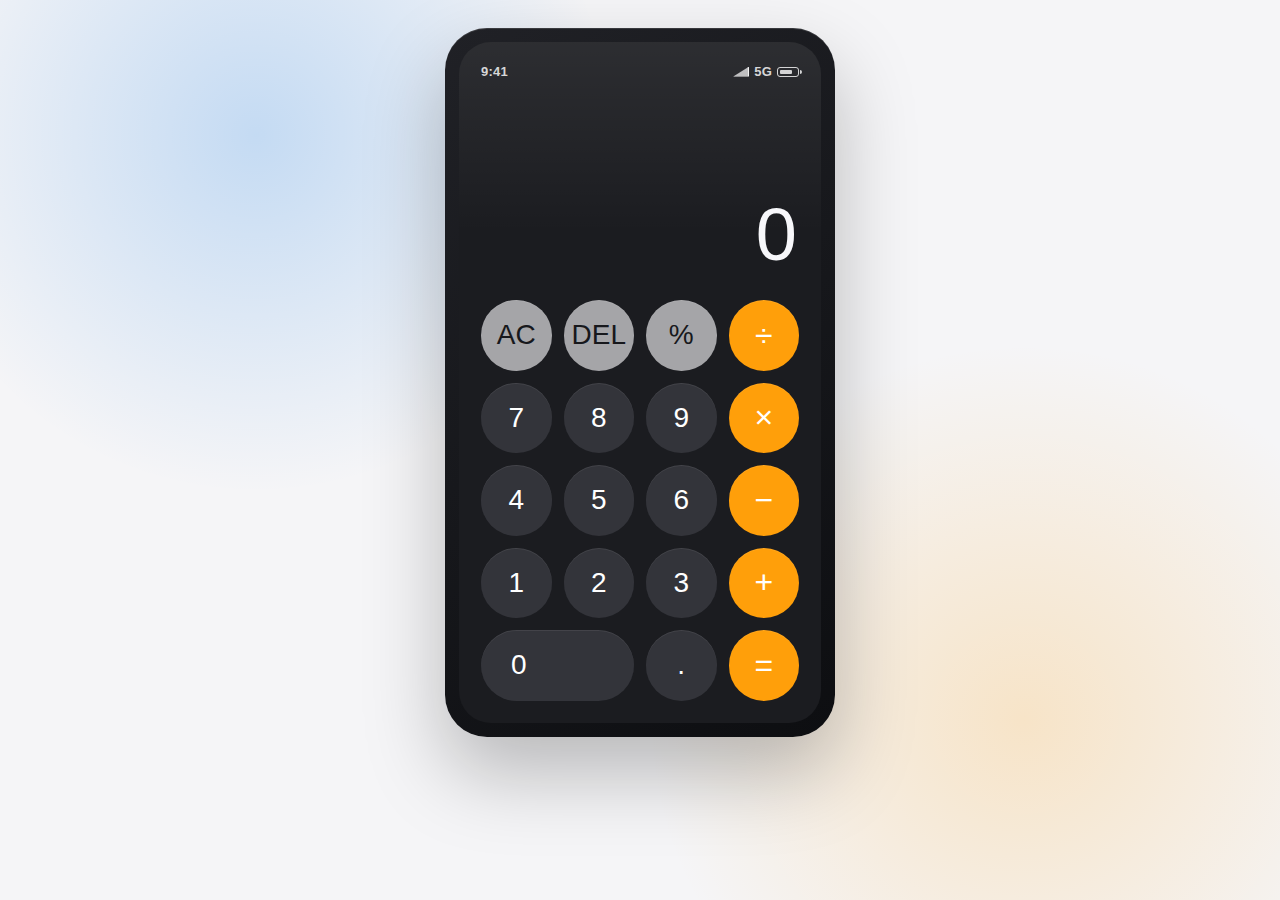
<file: calculator.html>
<!DOCTYPE html>
<html lang="mn">
  <head>
    <meta charset="UTF-8" />
    <meta name="viewport" content="width=device-width, initial-scale=1.0" />
    <title>Calculator</title>
    <style>
      *,
      *::before,
      *::after {
        box-sizing: border-box;
      }

      :root {
        --bg: #f5f5f7;
        --phone: #101114;
        --panel: #1b1c20;
        --display: #f7f7fa;
        --number: #33343a;
        --number-hover: #44464d;
        --tool: #a5a5a8;
        --tool-hover: #c3c3c6;
        --operator: #ff9f0a;
        --operator-hover: #ffb340;
        --text: #ffffff;
        --dark-text: #17181c;
      }

      html,
      body {
        min-height: 100%;
      }

      body {
        margin: 0;
        font-family: -apple-system, BlinkMacSystemFont, "Segoe UI", Arial,
          sans-serif;
        background:
          radial-gradient(
            circle at 20% 15%,
            rgba(0, 113, 227, 0.2),
            transparent 28%
          ),
          radial-gradient(
            circle at 80% 80%,
            rgba(255, 159, 10, 0.2),
            transparent 30%
          ),
          var(--bg);
        color: var(--text);
        display: grid;
        place-items: center;
        padding: 28px 14px;
      }

      .calculator-shell {
        width: min(100%, 390px);
        border-radius: 42px;
        background: linear-gradient(145deg, #202126, #0d0e11);
        padding: 14px;
        box-shadow:
          0 36px 80px rgba(0, 0, 0, 0.25),
          inset 0 1px 0 rgba(255, 255, 255, 0.12);
      }

      .calculator {
        min-height: 640px;
        border-radius: 32px;
        background:
          linear-gradient(180deg, rgba(255, 255, 255, 0.08), transparent 28%),
          var(--panel);
        padding: 22px;
        display: flex;
        flex-direction: column;
        gap: 18px;
        overflow: hidden;
      }

      .status {
        display: flex;
        align-items: center;
        justify-content: space-between;
        color: rgba(255, 255, 255, 0.82);
        font-size: 13px;
        font-weight: 700;
        letter-spacing: 0.2px;
      }

      .status-icons {
        display: flex;
        align-items: center;
        gap: 5px;
      }

      .signal,
      .battery {
        display: inline-block;
        height: 10px;
        border: 1.5px solid rgba(255, 255, 255, 0.8);
      }

      .signal {
        width: 16px;
        border-top-left-radius: 8px;
        clip-path: polygon(0 100%, 100% 0, 100% 100%);
        background: rgba(255, 255, 255, 0.7);
      }

      .battery {
        position: relative;
        width: 22px;
        border-radius: 3px;
      }

      .battery::before {
        content: "";
        position: absolute;
        inset: 2px;
        width: 12px;
        border-radius: 1px;
        background: rgba(255, 255, 255, 0.8);
      }

      .battery::after {
        content: "";
        position: absolute;
        right: -4px;
        top: 2px;
        width: 2px;
        height: 4px;
        border-radius: 0 2px 2px 0;
        background: rgba(255, 255, 255, 0.8);
      }

      .screen {
        margin-top: auto;
        min-height: 185px;
        display: flex;
        flex-direction: column;
        align-items: flex-end;
        justify-content: flex-end;
        gap: 12px;
        padding: 8px 0 4px;
      }

      .history {
        min-height: 24px;
        max-width: 100%;
        color: rgba(255, 255, 255, 0.48);
        font-size: 20px;
        overflow: hidden;
        text-overflow: ellipsis;
        white-space: nowrap;
      }

      .display {
        width: 100%;
        border: 0;
        outline: 0;
        background: transparent;
        color: var(--display);
        font-size: clamp(46px, 15vw, 74px);
        font-weight: 300;
        letter-spacing: 0;
        text-align: right;
      }

      .keys {
        display: grid;
        grid-template-columns: repeat(4, 1fr);
        gap: 12px;
      }

      button {
        border: 0;
        min-width: 0;
        aspect-ratio: 1;
        border-radius: 50%;
        color: var(--text);
        background: var(--number);
        font: inherit;
        font-size: 28px;
        font-weight: 500;
        cursor: pointer;
        transition:
          transform 120ms ease,
          filter 120ms ease,
          background 120ms ease;
        box-shadow: inset 0 1px 0 rgba(255, 255, 255, 0.08);
      }

      button:hover {
        background: var(--number-hover);
        transform: translateY(-1px);
      }

      button:active {
        filter: brightness(1.25);
        transform: scale(0.97);
      }

      .tool {
        background: var(--tool);
        color: var(--dark-text);
      }

      .tool:hover {
        background: var(--tool-hover);
      }

      .operator,
      .equals {
        background: var(--operator);
        color: #fff;
        font-size: 32px;
      }

      .operator:hover,
      .equals:hover {
        background: var(--operator-hover);
      }

      .wide {
        grid-column: span 2;
        aspect-ratio: auto;
        border-radius: 999px;
        text-align: left;
        padding-left: 30px;
      }

      @media (max-width: 420px) {
        body {
          padding: 0;
          background: var(--phone);
        }

        .calculator-shell {
          width: 100%;
          min-height: 100vh;
          border-radius: 0;
          padding: 0;
          box-shadow: none;
        }

        .calculator {
          min-height: 100vh;
          border-radius: 0;
          padding: 18px;
        }

        .keys {
          gap: 10px;
        }
      }
    </style>
  </head>
  <body>
    <main class="calculator-shell" aria-label="Calculator">
      <section class="calculator">
        <div class="status" aria-hidden="true">
          <span>9:41</span>
          <span class="status-icons">
            <span class="signal"></span>
            <span>5G</span>
            <span class="battery"></span>
          </span>
        </div>

        <div class="screen">
          <div class="history" id="history"></div>
          <input
            class="display"
            id="display"
            type="text"
            value="0"
            aria-label="Calculator display"
            inputmode="decimal"
            readonly
          />
        </div>

        <div class="keys" aria-label="Calculator keys">
          <button class="tool" type="button" data-action="clear">AC</button>
          <button class="tool" type="button" data-action="delete">DEL</button>
          <button class="tool" type="button" data-action="percent">%</button>
          <button class="operator" type="button" data-value="/">&divide;</button>

          <button type="button" data-value="7">7</button>
          <button type="button" data-value="8">8</button>
          <button type="button" data-value="9">9</button>
          <button class="operator" type="button" data-value="*">&times;</button>

          <button type="button" data-value="4">4</button>
          <button type="button" data-value="5">5</button>
          <button type="button" data-value="6">6</button>
          <button class="operator" type="button" data-value="-">&minus;</button>

          <button type="button" data-value="1">1</button>
          <button type="button" data-value="2">2</button>
          <button type="button" data-value="3">3</button>
          <button class="operator" type="button" data-value="+">+</button>

          <button class="wide" type="button" data-value="0">0</button>
          <button type="button" data-value=".">.</button>
          <button class="equals" type="button" data-action="equals">=</button>
        </div>
      </section>
    </main>

    <script>
      const display = document.querySelector("#display");
      const history = document.querySelector("#history");
      const keys = document.querySelector(".keys");

      let expression = "";
      let justCalculated = false;

      const operators = ["+", "-", "*", "/"];

      function formatExpression(value) {
        return value
          .replaceAll("*", "\u00d7")
          .replaceAll("/", "\u00f7")
          .replaceAll("-", "\u2212");
      }

      function updateDisplay() {
        display.value = expression ? formatExpression(expression) : "0";
      }

      function appendValue(value) {
        const last = expression.at(-1);

        if (justCalculated && !operators.includes(value)) {
          expression = "";
        }

        justCalculated = false;

        if (operators.includes(value)) {
          if (!expression && value !== "-") return;
          if (operators.includes(last)) {
            expression = expression.slice(0, -1) + value;
          } else {
            expression += value;
          }
          updateDisplay();
          return;
        }

        if (value === ".") {
          const currentNumber = expression.split(/[+\-*/]/).pop();
          if (currentNumber.includes(".")) return;
          expression += currentNumber ? "." : "0.";
          updateDisplay();
          return;
        }

        if (expression === "0" && value === "0") return;
        if (expression === "0" && value !== ".") {
          expression = value;
        } else {
          expression += value;
        }

        updateDisplay();
      }

      function clearCalculator() {
        expression = "";
        history.textContent = "";
        justCalculated = false;
        updateDisplay();
      }

      function deleteLast() {
        expression = expression.slice(0, -1);
        justCalculated = false;
        updateDisplay();
      }

      function applyPercent() {
        if (!expression) return;
        const match = expression.match(/(\d+\.?\d*)$/);
        if (!match) return;

        const percent = String(Number(match[0]) / 100);
        expression = expression.slice(0, match.index) + percent;
        updateDisplay();
      }

      function evaluateExpression(value) {
        const tokens = [];
        let number = "";

        for (let index = 0; index < value.length; index += 1) {
          const char = value[index];
          const isUnaryMinus =
            char === "-" &&
            (index === 0 || operators.includes(value[index - 1]));

          if (/\d|\./.test(char) || isUnaryMinus) {
            number += char;
            continue;
          }

          if (operators.includes(char)) {
            tokens.push(Number(number), char);
            number = "";
          }
        }

        tokens.push(Number(number));

        for (let index = 1; index < tokens.length - 1; index += 2) {
          const operator = tokens[index];
          const left = tokens[index - 1];
          const right = tokens[index + 1];

          if (operator === "*" || operator === "/") {
            const result = operator === "*" ? left * right : left / right;
            tokens.splice(index - 1, 3, result);
            index -= 2;
          }
        }

        let total = tokens[0];

        for (let index = 1; index < tokens.length - 1; index += 2) {
          const operator = tokens[index];
          const right = tokens[index + 1];
          total = operator === "+" ? total + right : total - right;
        }

        return total;
      }

      function calculate() {
        if (!expression || operators.includes(expression.at(-1))) return;

        try {
          const result = evaluateExpression(expression);
          if (!Number.isFinite(result)) throw new Error("Invalid result");

          history.textContent = `${formatExpression(expression)} =`;
          expression = String(Math.round((result + Number.EPSILON) * 1e10) / 1e10);
          justCalculated = true;
          updateDisplay();
        } catch {
          display.value = "Error";
          expression = "";
          justCalculated = true;
        }
      }

      keys.addEventListener("click", (event) => {
        const button = event.target.closest("button");
        if (!button) return;

        const { value, action } = button.dataset;

        if (value) appendValue(value);
        if (action === "clear") clearCalculator();
        if (action === "delete") deleteLast();
        if (action === "percent") applyPercent();
        if (action === "equals") calculate();
      });

      window.addEventListener("keydown", (event) => {
        const key = event.key;

        if (/^\d$/.test(key) || key === ".") appendValue(key);
        if (operators.includes(key)) appendValue(key);
        if (key === "Enter" || key === "=") calculate();
        if (key === "Backspace") deleteLast();
        if (key === "Escape") clearCalculator();
        if (key === "%") applyPercent();
      });
    </script>
  </body>
</html>
</file>
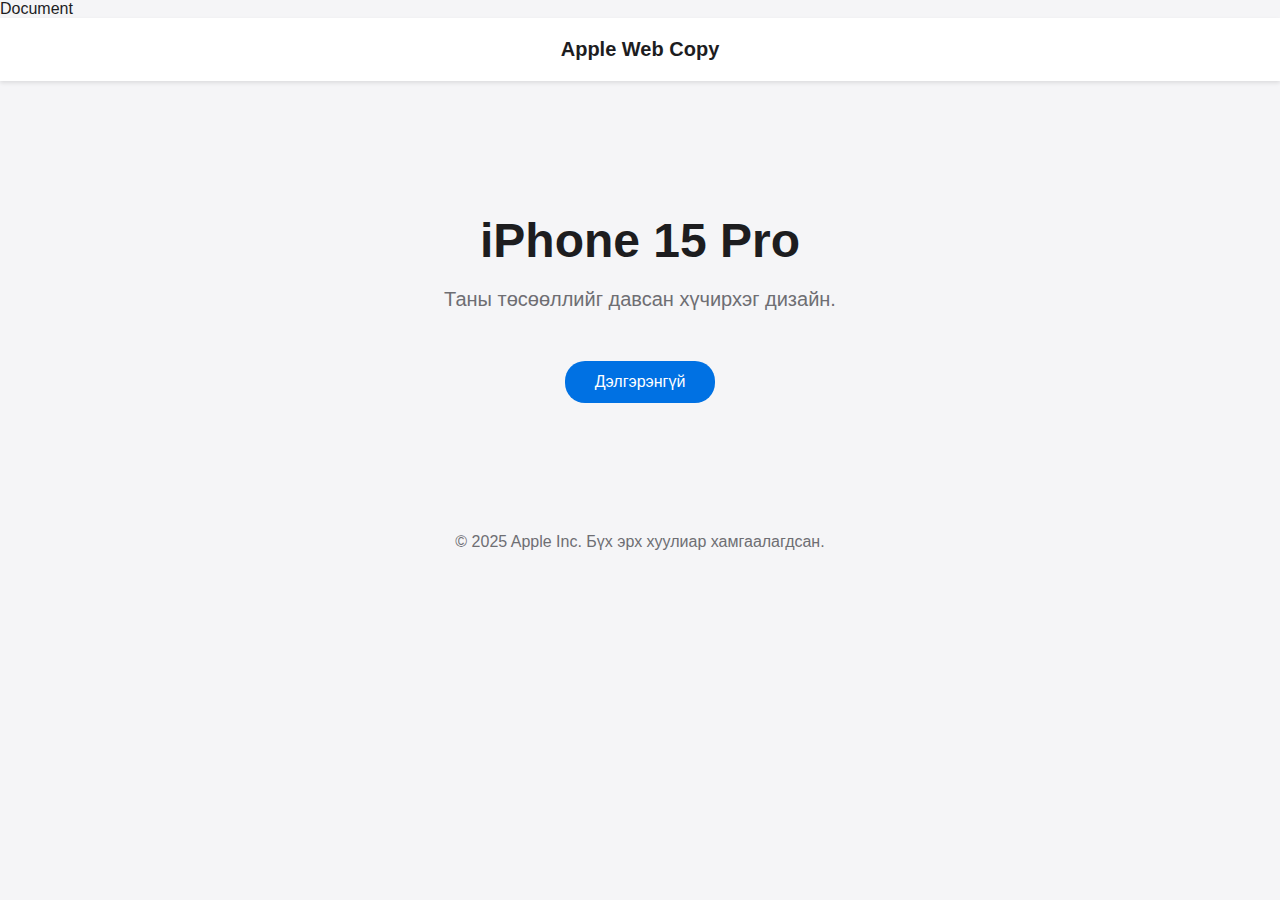
<file: pro.html>
<!DOCTYPE html>
<html lang="en">
<head>
    <meta charset="UTF-8">
    <tle>Document</title>
    <!DOCTYPE html>
<html lang="en">
<head>
  <meta charset="UTF-8" />
  <meta name="viewport" content="width=device-width, initial-scale=1.0"/>
  <title>Apple Web Copy</title>
  <style>
    body {
      margin: 0;
      font-family: -apple-system, BlinkMacSystemFont, sans-serif;
      background-color: #f5f5f7;
      color: #1d1d1f;
    }
    header {
      background-color: #fff;
      padding: 20px;
      text-align: center;
      font-size: 20px;
      font-weight: bold;
      box-shadow: 0 2px 4px rgba(0,0,0,0.1);
    }
    .hero {
      text-align: center;
      padding: 100px 20px;
    }
    .hero h1 {
      font-size: 48px;
      margin-bottom: 10px;
    }
    .hero p {
      font-size: 20px;
      color: #6e6e73;
    }
    .btn {
      display: inline-block;
      margin-top: 30px;
      padding: 12px 30px;
      background-color: #0071e3;
      color: #fff;
      text-decoration: none;
      border-radius: 20px;
      font-weight: 500;
    }
    footer {
      background-color: #f5f5f7;
      text-align: center;
      padding: 30px;
      color: #6e6e73;
    }
  </style>
</head>
<body>
  <header>
    Apple Web Copy
  </header>

  <section class="hero">
    <h1>iPhone 15 Pro</h1>
    <p>Таны төсөөллийг давсан хүчирхэг дизайн.</p>
    <a href="#" class="btn">Дэлгэрэнгүй</a>
  </section>

  <footer>
    &copy; 2025 Apple Inc. Бүх эрх хуулиар хамгаалагдсан.
  </footer>
</body>
</html>

</head>
<body>
    
</body>
</html>
</file>
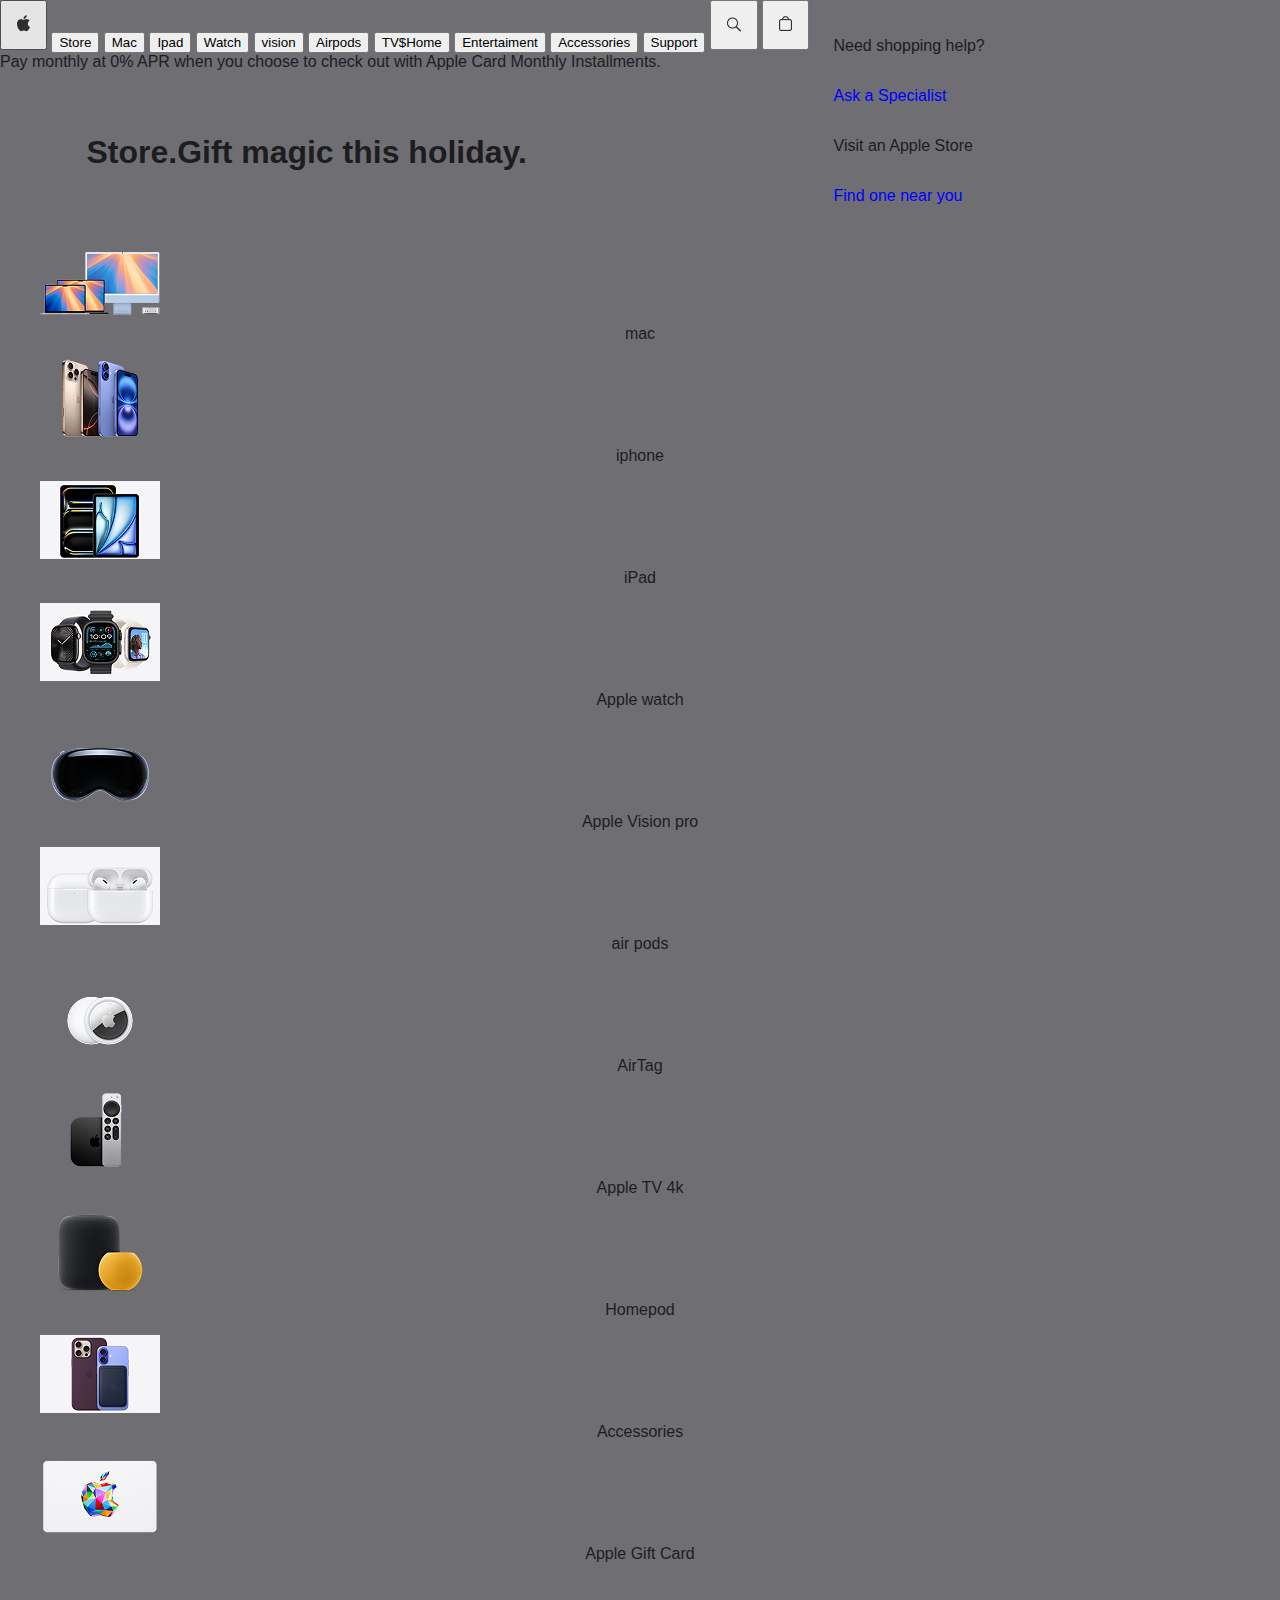
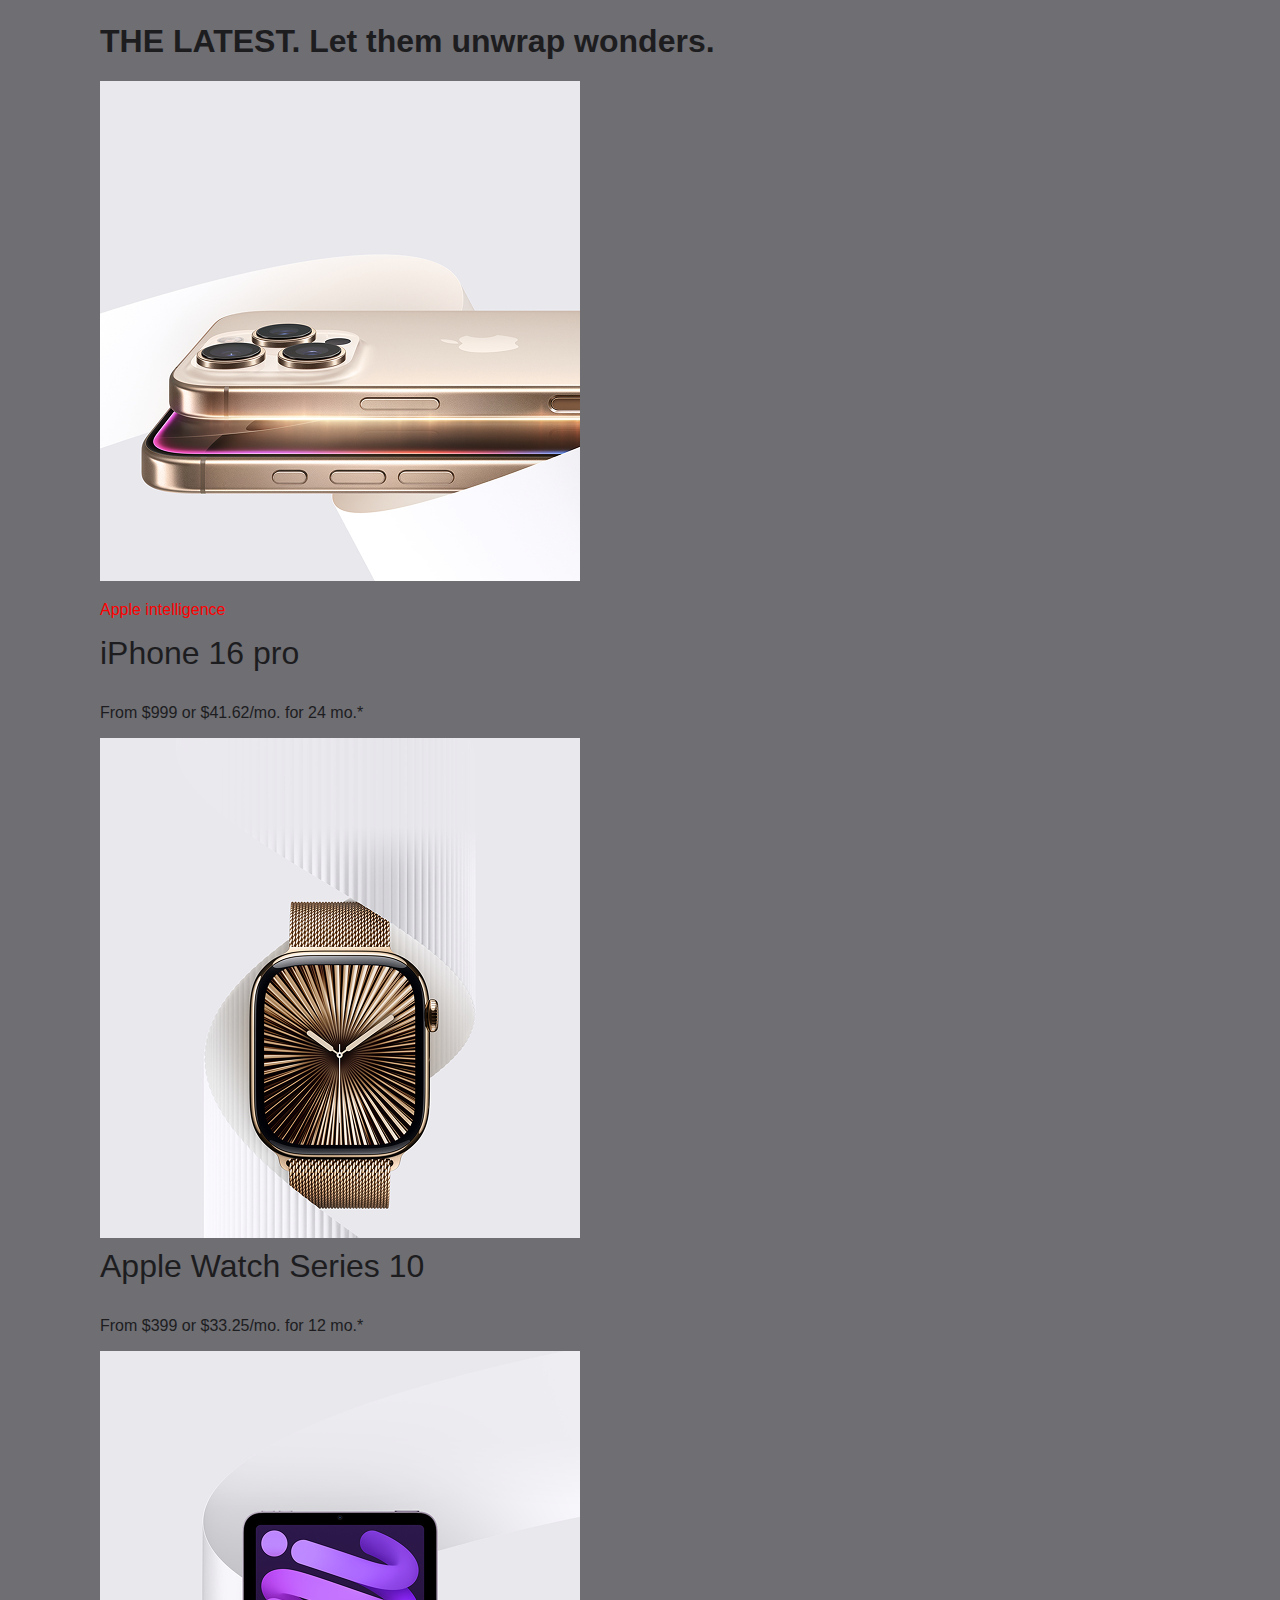
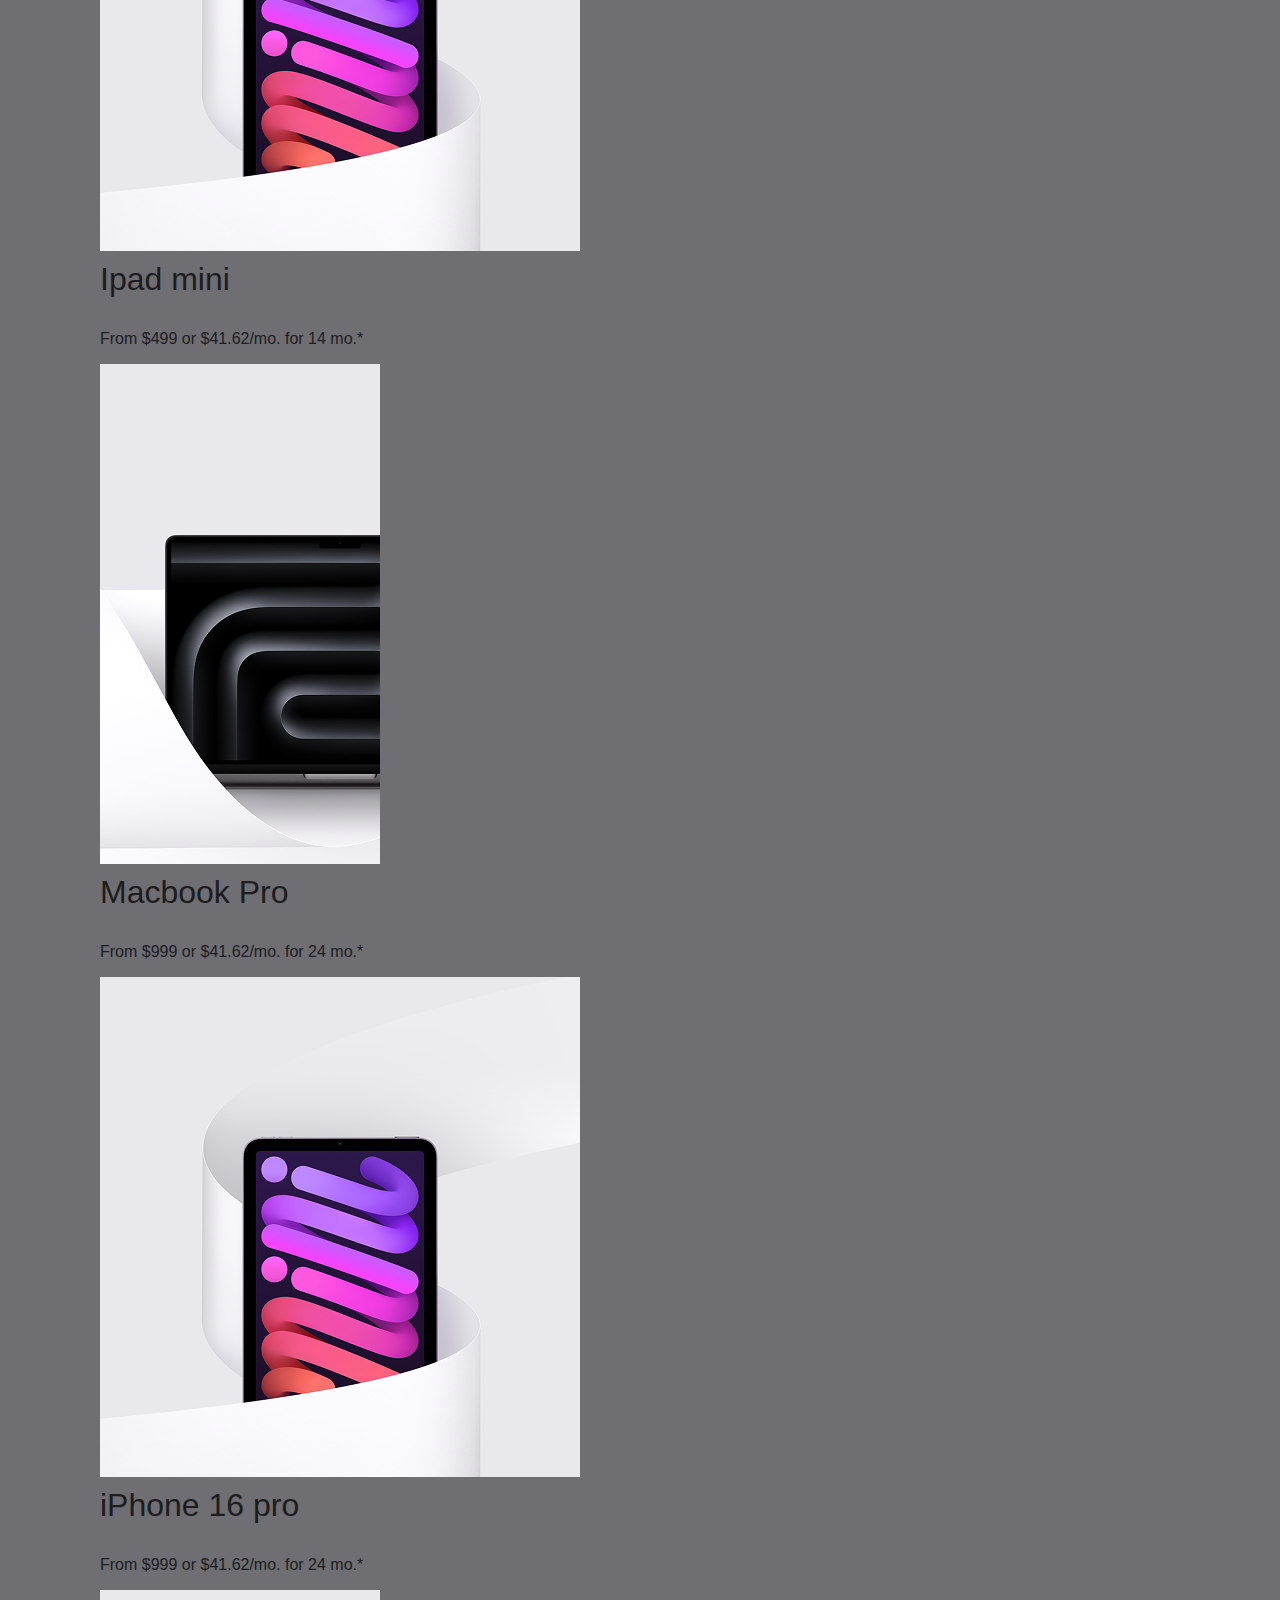
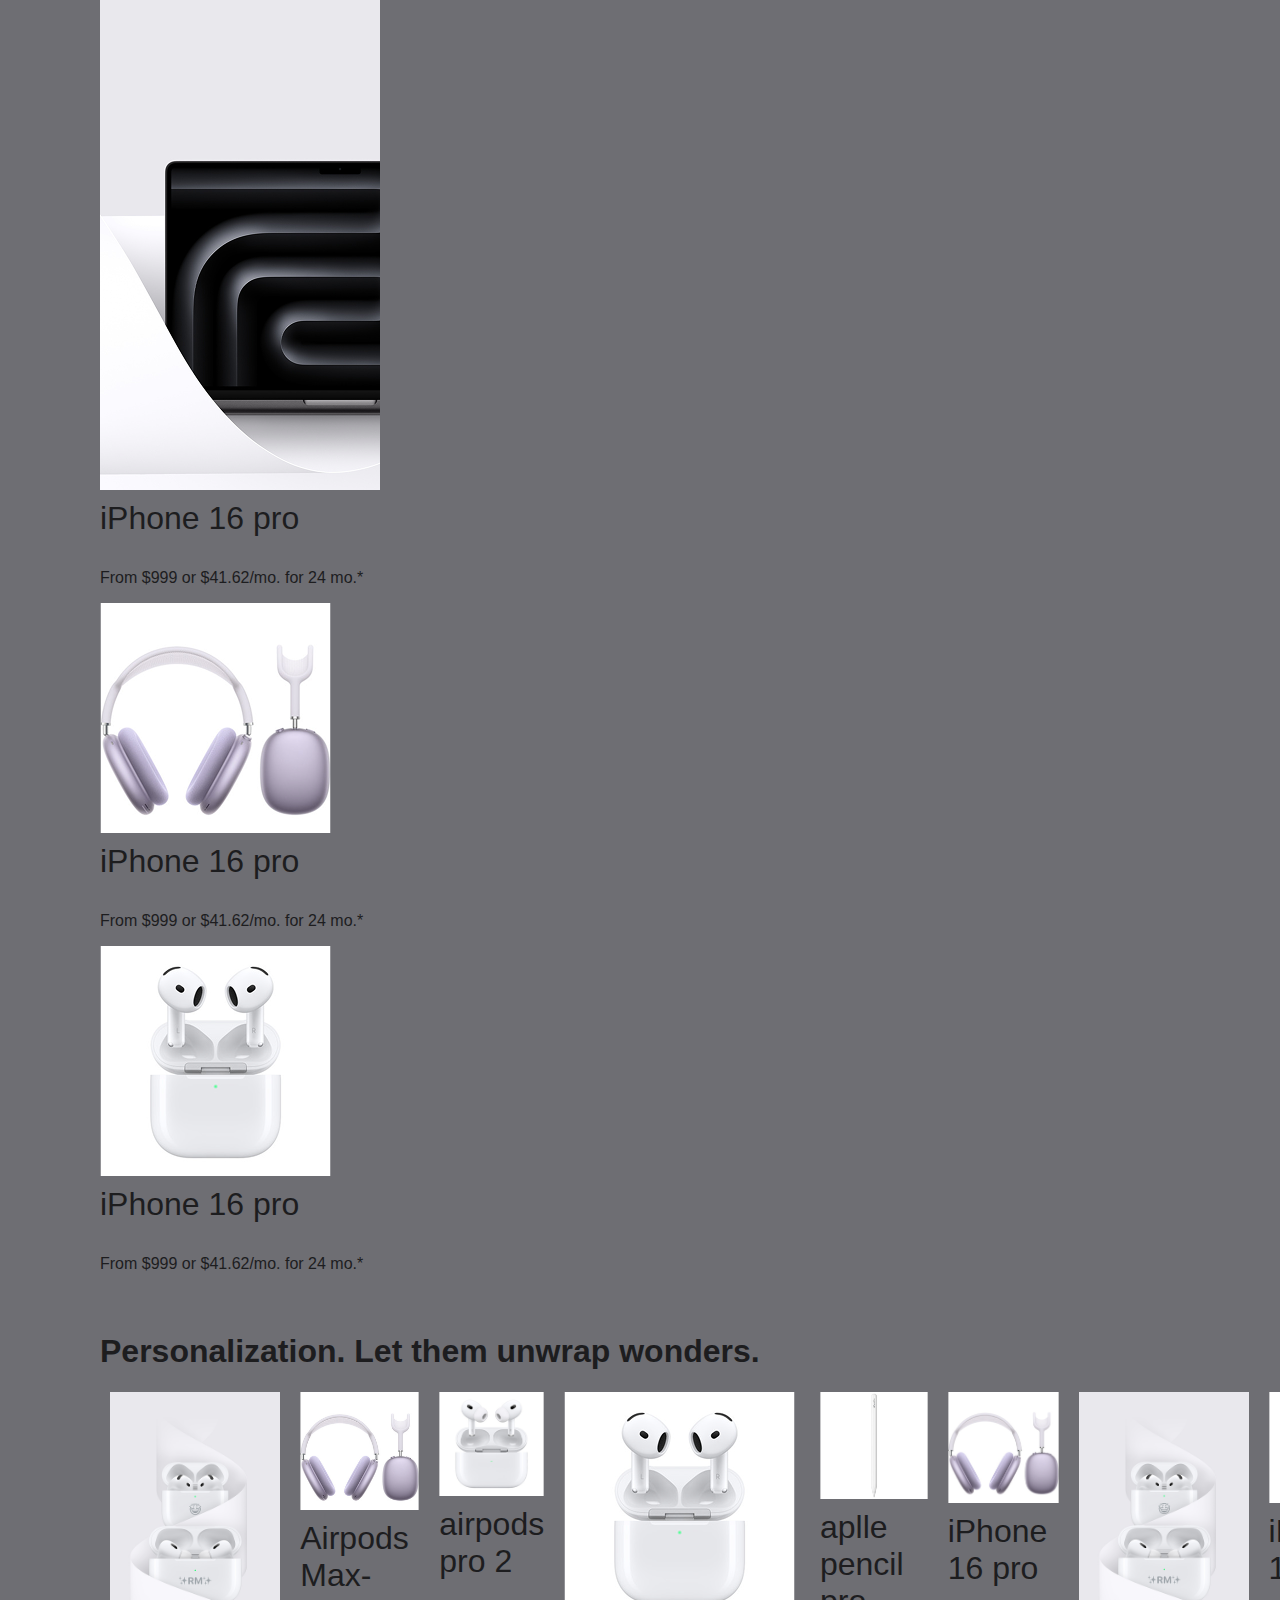
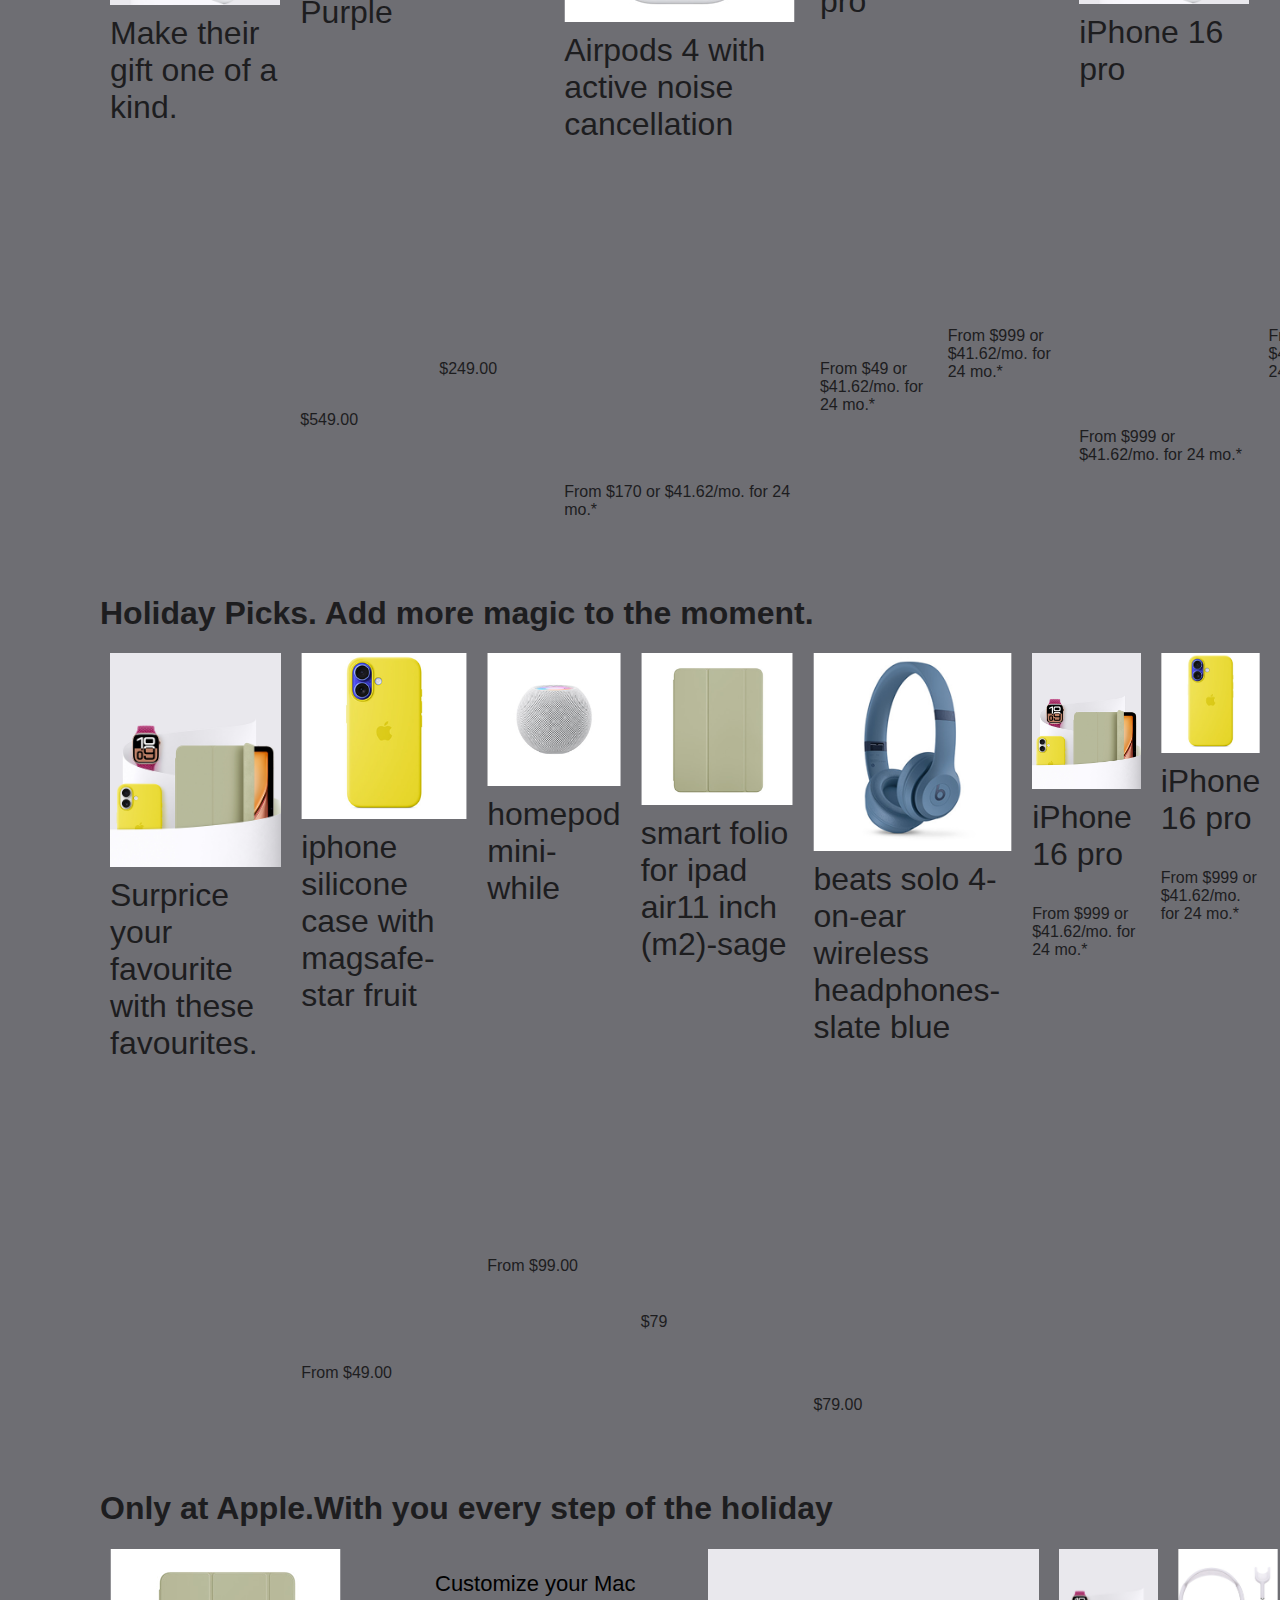
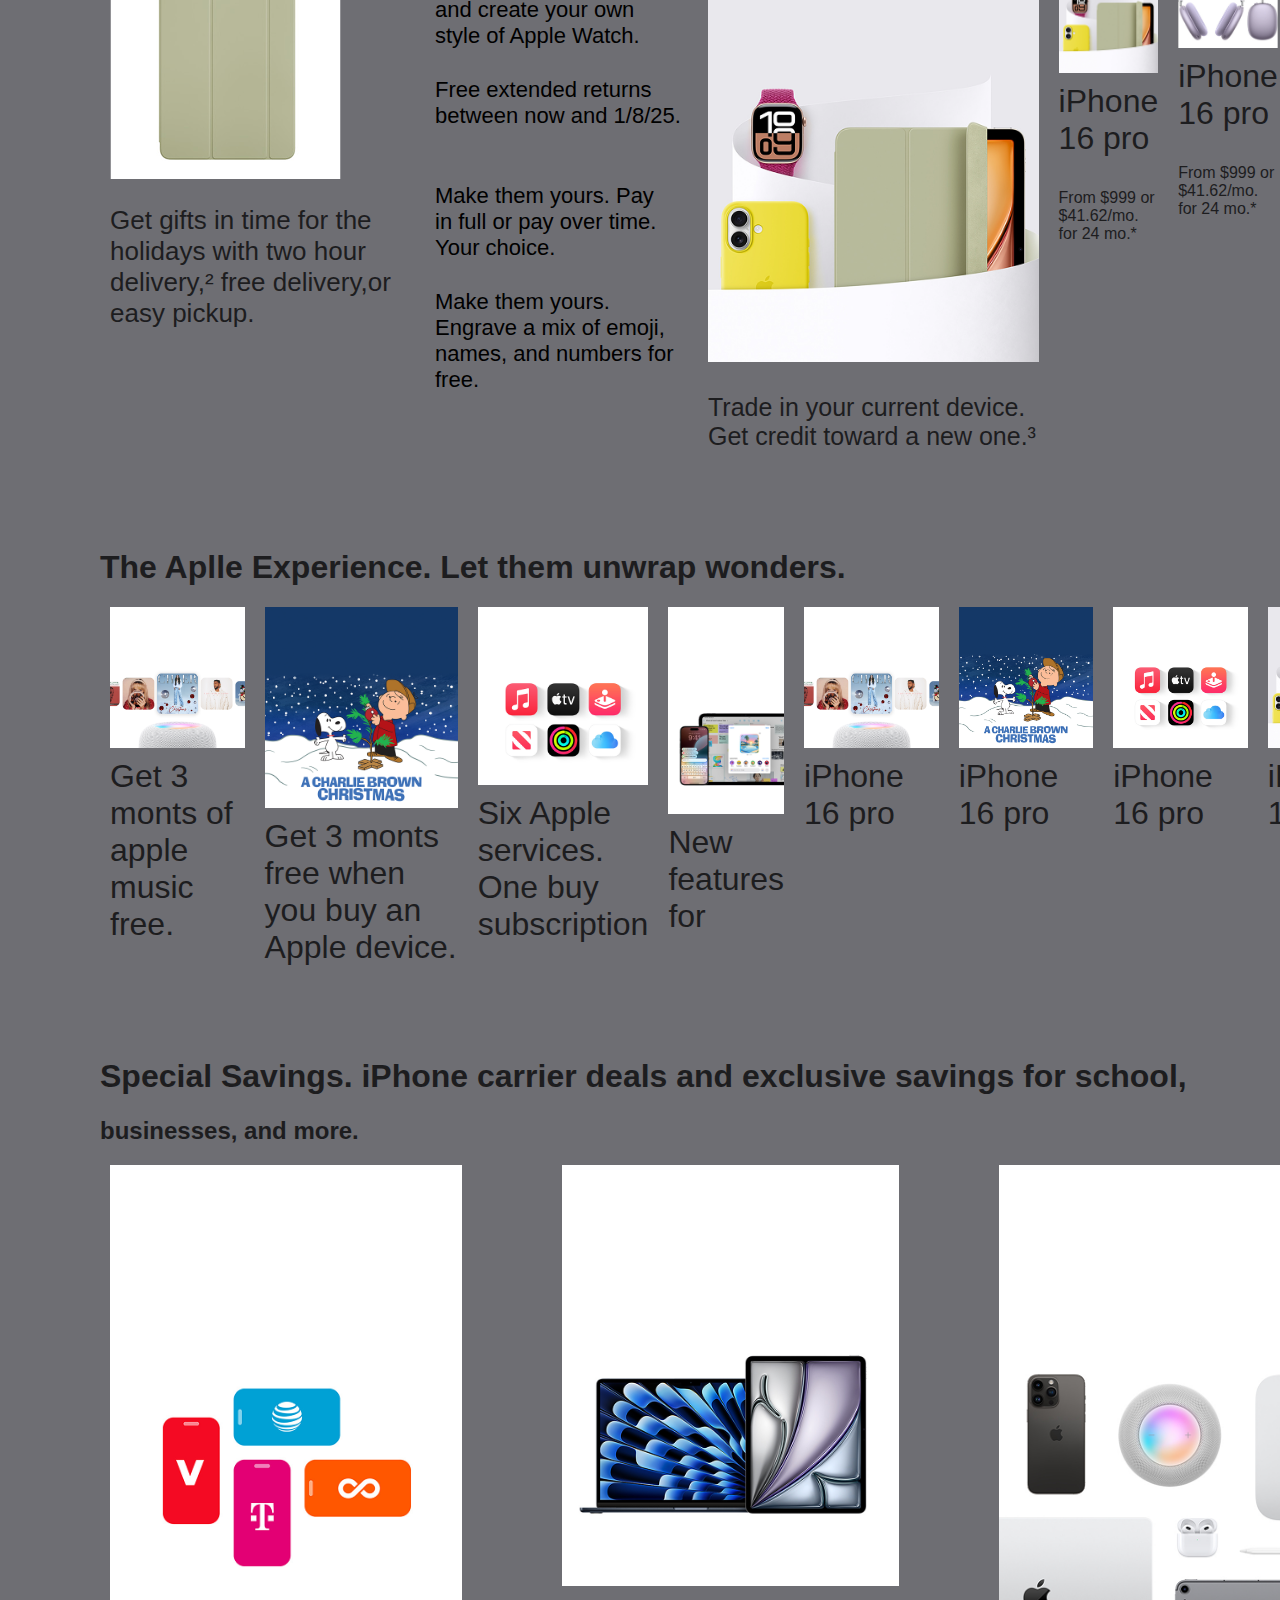
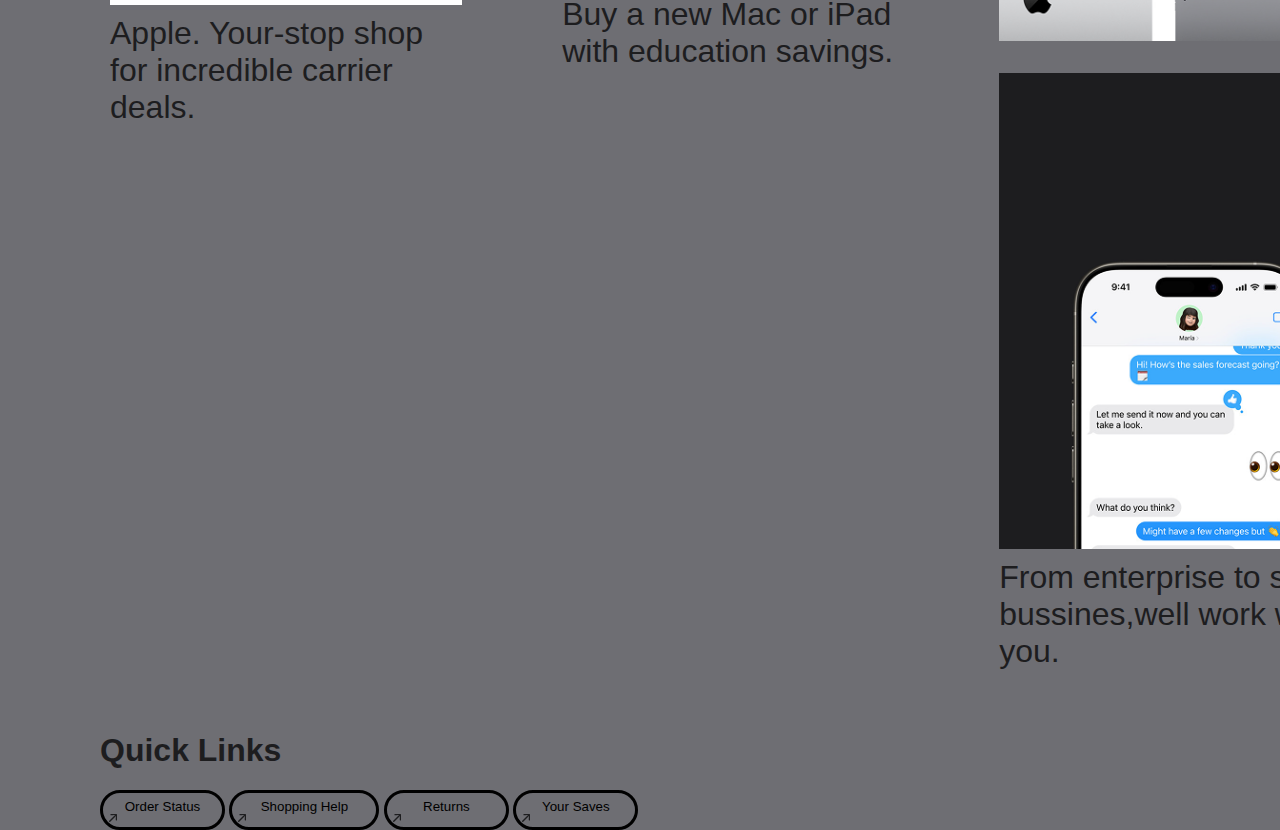
<file: s2.html>
<!DOCTYPE html>
<html lang="en">
  <head>
    <meta charset="UTF-8" />
    <meta name="viewport" content="width=device-width, initial-scale=1.0" />
    <title>Document</title>
    <link rel="stylesheet" href="store.css" />
     <div class="navbar">
        <button class="button"><img src="Item → Link - Apple.png" alt=""> </button>
        <button class="button">Store</button>
        <button class="button">Mac</button>
        <button class="button">Ipad</button>
        <button class="button">Watch</button>
        <button class="button">vision</button>
        <button class="button">Airpods</button>
        <button class="button">TV$Home</button>
        <button class="button">Entertaiment</button>
        <button class="button">Accessories</button>
        <button class="button">Support</button>
        <button class="button"> <img src="Item → Button - Search apple.com.png" alt=""></button>
        <button class="button"><img src="Item.png" alt=""></button>
    </div>
      <div class="navbar2">
        Pay monthly at 0% APR when you choose to check out with Apple Card Monthly Installments.
    </div>
 <div>

 
<body style="background-color: #6E6E73;>
<div>
        <img style="width: 100vw; height: 75px; src="Background+Blur.png" alt="">
    </div>
 
 
    <div
        style="width: 100vw; height: 150px; display: flex; flex-direction: row; justify-content: space-around; gap: 200px; ">
 
 
        <div>
            <h1
                style="display: flex; align-items: center; width: 494px; height: 52px; padding-left: 40px; padding-top: 60px; justify-content: flex-start; ">
                <span> Store. </span> Gift magic this holiday.
            </h1>
        </div>
 
        <div
            style="display: flex; padding-right: 200px; border-radius: 100%; justify-content: end; flex-direction: column; ">
            <img style="width: 35px ; height: 35px; display: flex; padding-right: 200px; " src="store-chat-holiday-specialist-icon-202411_AV3 (1).png" alt="">
            <p>Need shopping help?</p>
            <p style=" color: blue;">Ask a Specialist</p>
            <p>Visit an Apple Store</p>
            <p style="color: blue;"> Find one near you</p>
        </div>
 
 
    </div>
 
 
    <div class="start-line">
 
        <figure><img class="line-image" src="1.png" alt="">
 
            <figcaption style="text-align: center; margin-top: 10px;"> mac</figcaption>
        </figure>
 
        <figure><img class="line-image" src="2.png" alt="">
 
            <figcaption style="text-align: center; margin-top: 10px;"> iphone</figcaption>
        </figure>
 
        <figure><img class="line-image" src="3.png" alt="">
 
            <figcaption style="text-align: center; margin-top: 10px;"> iPad</figcaption>
        </figure>
        <figure><img class="line-image" src="4.png" alt="">
 
            <figcaption style="text-align: center; margin-top: 10px;"> Apple watch</figcaption>
        </figure>
        <figure><img class="line-image" src="5.png" alt="">
 
            <figcaption style="text-align: center; margin-top: 10px;"> Apple Vision pro</figcaption>
        </figure>
        <figure><img class="line-image" src="6.png" alt="">
 
            <figcaption style="text-align: center; margin-top: 10px;"> air pods</figcaption>
        </figure>
        <figure><img class="line-image" src="7.png" alt="">
 
            <figcaption style="text-align: center; margin-top: 10px;"> AirTag</figcaption>
        </figure>
        <figure><img class="line-image" src="r1.png" alt="">
 
            <figcaption style="text-align: center; margin-top: 10px;"> Apple TV 4k</figcaption>
        </figure>
        <figure><img class="line-image" src="9.png" alt="">
 
            <figcaption style="text-align: center; margin-top: 10px;"> Homepod</figcaption>
        </figure>
        <figure><img class="line-image" src="10.png" alt="">
 
            <figcaption style="text-align: center; margin-top: 10px;"> Accessories</figcaption>
        </figure>
        <figure><img class="line-image" src="r2.png" alt="">
 
            <figcaption style="text-align: center; margin-top: 10px;"> Apple Gift Card</figcaption>
        </figure>
 
    </div>
 
 
    <div style="margin-top: 60px; padding-left: 100px;  ">
        <h1>
            <span class="gradient">THE LATEST. </span>Let them unwrap wonders.
        </h1>
 
 
        <div class="cardbox">
 
            <div class="store-image">
                <img class="store-images" src="16prooooo.png" alt="">
                <div class="store-word">
                    <p style="color: red; margin-top: 20px;">Apple intelligence</p>
                    <p style="margin-top: 10px; font-size: 32px;"> iPhone 16 pro</p>
                    <p style="margin-top: 8px;">From $999 or $41.62/mo. for 24 mo.*</p>
                </div>
            </div>
            <div class="store-image">
                <img class="store-images " src="applewatch.png" alt="">
                <div class="store-word">              
                  <p style="margin-top: 10px; font-size: 32px;"> Apple Watch Series 10</p>
                    <p style="margin-top: 8px;">From $399 or $33.25/mo. for 12 mo.*</p>
                </div>
            </div>
            <div class="store-image">
                <img class="store-images  " src="ipadmini.png" alt="">
                <div class="store-word">
                    
                    <p style="margin-top: 10px; font-size: 32px;"> Ipad mini</p>
                    <p style="margin-top: 8px;">From $499 or $41.62/mo. for 14 mo.*</p>
                </div>
            </div>
            <div class="store-image">
                <img class="store-images " src="macbookpro.png" alt="">
                <div class="store-word">
                    
                    <p style="margin-top: 10px; font-size: 32px;"> Macbook Pro</p>
                    <p style="margin-top: 8px;">From $999 or $41.62/mo. for 24 mo.*</p>
                </div>
            </div>
            <div class="store-image">
                <img class="store-images " src="ipadmini.png" alt="">
                <div class="store-word">
                   
                    <p style="margin-top: 10px; font-size: 32px;"> iPhone 16 pro</p>
                    <p style="margin-top: 8px;">From $999 or $41.62/mo. for 24 mo.*</p>
                </div>
            </div>
            <div class="store-image">
                <img class="store-images " src="macbookpro.png" alt="">
                <div class="store-word">
                   
                    <p style="margin-top: 10px; font-size: 32px;"> iPhone 16 pro</p>
                    <p style="margin-top: 8px;">From $999 or $41.62/mo. for 24 mo.*</p>
                </div>
            </div>
            <div class="store-image">
                <img class="store-images " src="s2.png" alt="">
                <div class="store-word">
                  
                    <p style="margin-top: 10px; font-size: 32px;"> iPhone 16 pro</p>
                    <p style="margin-top: 8px;">From $999 or $41.62/mo. for 24 mo.*</p>
                </div>
            </div>
            <div class="store-image">
                <img class="store-images " src="s4.png" alt="">
                <div class="store-word">
                  
                    <p style="margin-top: 10px; font-size: 32px;"> iPhone 16 pro</p>
                    <p style="margin-top: 8px;">From $999 or $41.62/mo. for 24 mo.*</p>
                </div>
            </div>
 
 
 
 
 
 
 
 
 
 
 
 
 
        </div>
 
 
 
 
 
 
 
    </div>
 
    <div style="margin-top: 60px; padding-left: 100px;  ">
        <h1>
            <span class="gradient">Personalization. </span>Let them unwrap wonders.
        </h1>
 
 
        <div
            style="padding-left: 10px; position: relative; width: 100vw; display: flex; gap: 20px; flex-direction: row; overflow: scroll;">
 
            <div class="store-image">
                <img class="store-images" src="s1.png" alt="">
                <div class="store-word">
                   
                    <p style="margin-top: 10px; font-size: 32px;"> Make their gift one of a kind.</p>
                   
                </div>
            </div>
            <div class="store-image">
                <img class="store-images " src="s2.png" alt="">
                <div class="store-word">
        
                    <p style="margin-top: 10px; font-size: 32px;"> Airpods Max-Purple</p>
                    <p style="margin-top: 380px;"> $549.00</p>
                </div>
            </div>
            <div class="store-image">
                <img class="store-images  " src="airpods-pro-2-hero-select-202409.png" alt="">
                <div class="store-word">
                    
                    <p style="margin-top: 10px; font-size: 32px;">airpods pro 2</p>
                    <p style="margin-top: 380px;">$249.00</p>
                </div>
            </div>
            <div class="store-image">
                <img class="store-images " src="s4.png" alt="">
                <div class="store-word">
                    
                    <p style="margin-top: 10px; font-size: 32px;"> Airpods 4 with active noise cancellation</p>
                    <p style="margin-top: 340px;">From $170 or $41.62/mo. for 24 mo.*</p>
                </div>
            </div>
            <div class="store-image">
                <img class="store-images " src="s5.png" alt="">
                <div class="store-word">
                  
                    <p style="margin-top: 10px; font-size: 32px;"> aplle pencil pro</p>
                    <p style="margin-top: 340px;">From $49 or $41.62/mo. for 24 mo.*</p>
                </div>
            </div>
            <div class="store-image">
                <img class="store-images " src="s2.png" alt="">
                <div class="store-word">
                   
                    <p style="margin-top: 10px; font-size: 32px;"> iPhone 16 pro</p>
                    <p style="margin-top: 340px;">From $999 or $41.62/mo. for 24 mo.*</p>
                </div>
            </div>
            <div class="store-image">
                <img class="store-images " src="s1.png" alt="">
                <div class="store-word">
                 
                    <p style="margin-top: 10px; font-size: 32px;"> iPhone 16 pro</p>
                    <p style="margin-top: 340px;">From $999 or $41.62/mo. for 24 mo.*</p>
                </div>
            </div>
            <div class="store-image">
                <img class="store-images " src="s5.png" alt="">
                <div class="store-word">
         
                    <p style="margin-top: 10px; font-size: 32px;"> iPhone 16 pro</p>
                    <p style="margin-top: 340px;">From $999 or $41.62/mo. for 24 mo.*</p>
                </div>
            </div>
 
 
 
 
 
 
 
 
 
 
 
 
 
        </div>
 
 
 
 
 
 
 
    </div>
 
    <div style="margin-top: 60px; padding-left: 100px;  ">
        <h1>
            <span class="gradient">Holiday Picks. </span>Add more magic to the moment.
        </h1>
 
 
        <div
            style="padding-left: 10px; position: relative; width: 100vw; display: flex; gap: 20px; flex-direction: row; overflow: scroll;">
 
            <div class="store-image">
                <img class="store-images" src="a1.png" alt="">
                <div class="store-word">
                    
                    <p style="margin-top: 10px; font-size: 32px;">Surprice your favourite with these favourites.</p>
                    
                </div>
            </div>
            <div class="store-image">
                <img class="store-images " src="a2.png" alt="">
                <div class="store-word">
                  
                    <p style="margin-top: 10px; font-size: 32px;"> iphone silicone case with magsafe-star fruit</p>
                    <p style="margin-top: 350px;">From $49.00</p>
                </div>
            </div>
            <div class="store-image">
                <img class="store-images  " src="a3.png" alt="">
                <div class="store-word">
                    
                    <p style="margin-top: 10px; font-size: 32px;"> homepod mini-while</p>
                    <p style="margin-top: 350px;">From $99.00</p>
                </div>
            </div>
            <div class="store-image">
                <img class="store-images " src="a4.png" alt="">
                <div class="store-word">
                    
                    <p style="margin-top: 10px; font-size: 32px;"> smart folio for ipad air11 inch (m2)-sage</p>
                    <p style="margin-top: 350px;"> $79</p>
                </div>
            </div>
            <div class="store-image">
                <img class="store-images " src="a5.png">
                <div class="store-word">
                    
                    <p style="margin-top: 10px; font-size: 32px;"> beats solo 4-on-ear wireless headphones-slate blue</p>
                    <p style="margin-top: 350px;">$79.00</p>
                </div>
            </div>
            <div class="store-image">
                <img class="store-images " src="a1.png" alt="">
                <div class="store-word">
                    
                    <p style="margin-top: 10px; font-size: 32px;"> iPhone 16 pro</p>
                    <p style="margin-top: 8px;">From $999 or $41.62/mo. for 24 mo.*</p>
                </div>
            </div>
            <div class="store-image">
                <img class="store-images " src="a2.png" alt="">
                <div class="store-word">
                  
                    <p style="margin-top: 10px; font-size: 32px;"> iPhone 16 pro</p>
                    <p style="margin-top: 8px;">From $999 or $41.62/mo. for 24 mo.*</p>
                </div>
            </div>
            <div class="store-image">
                <img class="store-images " src="a4.png" alt="">
                <div class="store-word">
                    
                    <p style="margin-top: 10px; font-size: 32px;"> iPhone 16 pro</p>
                    <p style="margin-top: 8px;">From $999 or $41.62/mo. for 24 mo.*</p>
                </div>
            </div>
 
 
 
 
 
 
 
 
 
 
 
 
 
        </div>
 
 
 
 
 
 
 
    </div>
 
    <div style="margin-top: 60px; padding-left: 100px;  ">
        <h1>
            <span class="gradient">Only at Apple.</span>With you every step of the holiday
        </h1>
 
 
        <div
            style="padding-left: 10px; position: relative; width: 100vw; display: flex; gap: 20px; flex-direction: row; overflow: scroll;">
 
            <div class="store-image">
                <img class="store-images" src="a4.png" alt="">
                <div class="store-word" style="width: 305px; height: 130px;">
                    <p style="font-size: 26px;">Get gifts in time for the holidays with two hour delivery,² free
                        delivery,or easy pickup.</p>
                </div>
            </div>
 
            <div class="Grid">
 
 
                <div class="gallery-item">
                    <p style="color: black; width: 238px; height: 84px; font-size: 22px;">Customize your Mac
                        and create your own
                        style of Apple Watch.
                    </p>
                </div>
                <div class="gallery-item">
                    <p style="width: 253px; height: 84px; color: black; font-size: 22px; ">Free extended returns between
                        now and 1/8/25.</p>
                </div>
                <div class="gallery-item">
                    <p style="width: 225.89px; height: 84px;color: black; font-size: 22px;">Make them yours.
                        Pay in full or pay over time. Your choice.</p>
                </div>
                <div class="gallery-item">
                    <p style="width: 244.37px; height: 112px;color: black; font-size: 22px;">Make them yours.
                        Engrave a mix of emoji, names, and numbers for free.</p>
                </div>
 
 
 
            </div>
 
            <div class="store-image">
                <img class="store-images" src="a1.png" alt="">
                <div class="store-word">
                    <p style="color: #6E6E73; margin-top: 5px; font-size: 12px;">APPLE TRADE IN</p>
                    <div style="width: 330.59px; height: 96px; ">
                        <p style="margin-top: 10px; font-size: 25px;"> Trade in your current
                            device. Get credit toward a new one.³</p>
                    </div>
 
 
                </div>
            </div>
 
 
            <div class="store-image">
                <img class="store-images" src="a1.png" alt="">
                <div class="store-word">
                   
                    <p style="margin-top: 10px; font-size: 32px;"> iPhone 16 pro</p>
                    <p style="margin-top: 8px;">From $999 or $41.62/mo. for 24 mo.*</p>
                </div>
            </div>
 
            <div class="store-image">
                <img class="store-images" src="s2.png" alt="">
                <div class="store-word">
                    
                    <p style="margin-top: 10px; font-size: 32px;"> iPhone 16 pro</p>
                    <p style="margin-top: 8px;">From $999 or $41.62/mo. for 24 mo.*</p>
                </div>
            </div>
 
 
            <div class="store-image">
                <img class="store-images" src="s1.png" alt="">
                <div class="store-word">
                    <p style="color: red; margin-top: 20px;">Apple intelligence</p>
                    <p style="margin-top: 10px; font-size: 32px;"> iPhone 16 pro</p>
                    <p style="margin-top: 8px;">From $999 or $41.62/mo. for 24 mo.*</p>
                </div>
            </div>
 
 
 
 
 
 
 
 
 
 
 
 
 
 
 
 
 
        </div>
 
 
 
 
 
 
 
 
 
    </div>
 
    <div style="margin-top: 60px; padding-left: 100px;  ">
        <h1>
            <span class="gradient">The Aplle Experience. </span>Let them unwrap wonders.
        </h1>
 
 
        <div
            style="padding-left: 10px; position: relative; width: 100vw; display: flex; gap: 20px; flex-direction: row; overflow: scroll;">
 
            <div class="store-image">
                <img class="store-images" src="q1.png" alt="">
                <div class="store-word">
                    
                    <p style="margin-top: 10px; font-size: 32px;">Get 3 monts of apple music free.</p>
                   
                </div>
            </div>
            <div class="store-image">
                <img class="store-images " src="q2.png" alt="">
                <div class="store-word">
                   
                    <p style="margin-top: 10px; font-size: 32px;">Get 3 monts free when you buy an Apple device.</p>
                  
                </div>
            </div>
            <div class="store-image">
                <img class="store-images  " src="q3.png" alt="">
                <div class="store-word">
                  
                    <p style="margin-top: 10px; font-size: 32px;"> Six Apple services.
                      One buy subscription</p>
                   
                </div>
            </div>
            <div class="store-image">
                <img class="store-images " src="q4.png" alt="">
                <div class="store-word">
                   
                    <p style="margin-top: 10px; font-size: 32px;">New features for </p>
                    
                </div>
            </div>
            <div class="store-image">
                <img class="store-images " src="q1.png" alt="">
                <div class="store-word">
                   
                    <p style="margin-top: 10px; font-size: 32px;"> iPhone 16 pro</p>
                   
                </div>
            </div>
            <div class="store-image">
                <img class="store-images " src="q2.png" alt="">
                <div class="store-word">
                    
                    <p style="margin-top: 10px; font-size: 32px;"> iPhone 16 pro</p>
                    
                </div>
            </div>
            <div class="store-image">
                <img class="store-images " src="q3.png" alt="">
                <div class="store-word">
                   
                    <p style="margin-top: 10px; font-size: 32px;"> iPhone 16 pro</p>
                  
                </div>
            </div>
            <div class="store-image">
                <img class="store-images " src="a1.png" alt="">
                <div class="store-word">
                    
                    <p style="margin-top: 10px; font-size: 32px;"> iPhone 16 pro</p>
                    
                </div>
            </div>
 
 
 
 
 
 
 
 
 
 
 
 
 
        </div>
 
 
 
 
 
 
 
    </div>
 
    <div style="margin-top: 60px; padding-left: 100px;  ">
        <h1>
            <span class="gradient">Special Savings. </span>iPhone carrier deals and exclusive savings for school,
        </h1>
        <h2>businesses, and more.</h2>
 
 
        <div
            style="padding-left: 10px; position: relative; width: 100vw; display: flex; gap: 100px; flex-shrink: 0; overflow: scroll; ">
 
            <div class="store-image2">
                <img class="store-images" src="w1.png" alt="">
                <div class="store-word">
                  
                    <p style="margin-top: 10px; font-size: 32px;">Apple. Your-stop shop for incredible carrier deals.</p>
                    
                </div>
            </div>
            <div class="store-image2">
                <img class="store-images " src="w2.png" alt="">
                <div class="store-word">
                   
                    <p style="margin-top: 10px; font-size: 32px;">Buy a new Mac or iPad with education savings.</p>
                 
                </div>
            </div>
            <div class="store-image2">
                <img class="store-images  " src="w3.png" alt="">
                <div class="store-word">
                   
                    <p style="margin-top: 10px; font-size: 32px;"></p>
                   
            </div>
            <div class="store-image2">
                <img class="store-images " src="w4.png" alt="">
                <div class="store-word">
                   
                    <p style="margin-top: 10px; font-size: 32px;"> From enterprise to small bussines,well work with you.</p>
                  
                </div>
            </div>
 
 
 
 
 
 
 
 
 
 
 
 
 
        </div>
 
 
 
 
 
 
 
    </div>
    <div class="quick-button">
 
        <div style=" margin-top: 30px;">
            <h1 style="margin-top: 5px;"> Quick Links</h1>
        </div>
 
        <div class="quick-child">
            <button style="width: 125px; height: 40px;
                border-color: black; background-color: transparent;
                border-radius: 40px; border:solid;"> Order Status <img style="width: 8px; height: 8px;"
                    src="Vector (1).png" alt="">
            </button>
            <button style="width: 150px; height: 40px;
                border-color: black; background-color: transparent;
                border-radius: 40px; border:solid;"> Shopping Help <img style="width: 8px; height: 8px;"
                    src="Vector (1).png" alt="">
            </button>
            <button style="width: 125px; height: 40px;
                border-color: black; background-color: transparent;
                border-radius: 40px; border:solid;"> Returns <img style="width: 8px; height: 8px;"
                    src="Vector (1).png" alt="">
            </button>
            </button>
            <button style="width: 125px; height: 40px;
                border-color: black; background-color: transparent;
                border-radius: 40px; border:solid;"> Your Saves <img style="width: 8px; height: 8px;"
                    src="Vector (1).png" alt="">
            </button>
 
 
        </div>
 
    </div>
</file>
<file: store.css>
*,
*::before,
*::after {
  box-sizing: border-box;
}

:root {
  --bg: #f5f5f7;
  --surface: #ffffff;
  --ink: #1d1d1f;
  --muted: #6e6e73;
  --link: #0066cc;
  --shadow: 0 10px 30px rgba(0, 0, 0, 0.08);
  --max: 1220px;
}

html {
  scroll-behavior: smooth;
}

body {
  margin: 0;
  background: var(--bg);
  color: var(--ink);
  font-family: -apple-system, BlinkMacSystemFont, "Segoe UI", Roboto, Arial,
    sans-serif;
}

a {
  color: inherit;
  text-decoration: none;
}

img {
  display: block;
  max-width: 100%;
}

.topbar {
  position: sticky;
  top: 0;
  z-index: 10;
  border-bottom: 1px solid rgba(0, 0, 0, 0.08);
  background: rgba(245, 245, 247, 0.78);
  backdrop-filter: saturate(180%) blur(18px);
}

.nav {
  max-width: var(--max);
  height: 44px;
  margin: 0 auto;
  padding: 0 18px;
  display: flex;
  align-items: center;
  justify-content: center;
  gap: 24px;
  color: #424245;
  font-size: 12px;
  white-space: nowrap;
}

.brand {
  font-weight: 700;
  color: var(--ink);
}

.nav a {
  border-radius: 999px;
  padding: 7px 2px;
}

.nav a:hover {
  color: #000000;
}

.icon-button {
  width: 28px;
  height: 28px;
  padding: 0;
  border: 0;
  border-radius: 50%;
  background: transparent;
  display: grid;
  place-items: center;
  cursor: pointer;
}

.icon-button svg {
  width: 16px;
  height: 16px;
  fill: currentColor;
}

.notice {
  min-height: 52px;
  padding: 14px 18px;
  background: var(--surface);
  color: #424245;
  text-align: center;
  font-size: 14px;
}

main {
  overflow: hidden;
}

.hero,
.store-section,
.footer {
  width: min(100% - 36px, var(--max));
  margin: 0 auto;
}

.hero {
  min-height: 260px;
  padding: 54px 0 30px;
  display: flex;
  align-items: flex-start;
  justify-content: space-between;
  gap: 36px;
}

.hero h1 {
  max-width: 720px;
  margin: 0;
  color: var(--muted);
  font-size: clamp(40px, 6vw, 64px);
  line-height: 1.05;
  letter-spacing: 0;
}

.hero h1 span,
.store-section h2 span {
  color: var(--ink);
}

.hero p {
  max-width: 540px;
  margin: 18px 0 0;
  color: var(--muted);
  font-size: 19px;
  line-height: 1.45;
}

.help-card {
  min-width: 260px;
  padding: 18px;
  border-radius: 18px;
  background: var(--surface);
  display: flex;
  gap: 14px;
  box-shadow: var(--shadow);
}

.help-card img {
  width: 42px;
  height: 42px;
  border-radius: 50%;
}

.help-card p {
  margin: 0 0 3px;
  font-size: 14px;
  color: var(--ink);
}

.help-card a {
  display: inline-block;
  margin: 0 0 12px;
  color: var(--link);
  font-size: 14px;
}

.category-rail,
.product-rail {
  display: flex;
  gap: 20px;
  overflow-x: auto;
  overscroll-behavior-x: contain;
  scrollbar-width: thin;
}

.category-rail {
  width: min(100% - 36px, var(--max));
  margin: 0 auto;
  padding: 12px 0 52px;
}

.category-rail article {
  flex: 0 0 92px;
  text-align: center;
  color: #1d1d1f;
  font-size: 13px;
}

.category-rail img {
  width: 90px;
  height: 78px;
  margin: 0 auto 10px;
  object-fit: contain;
}

.category-rail p {
  margin: 0;
}

.store-section {
  padding: 18px 0 44px;
}

.store-section h2 {
  margin: 0 0 18px;
  color: var(--muted);
  font-size: clamp(26px, 3.6vw, 34px);
  line-height: 1.18;
  letter-spacing: 0;
}

.product-rail {
  padding: 6px 4px 20px;
}

.product-card {
  position: relative;
  flex: 0 0 390px;
  height: 500px;
  overflow: hidden;
  border-radius: 22px;
  background: var(--surface);
  box-shadow: var(--shadow);
  transition: transform 180ms ease, box-shadow 180ms ease;
}

.product-card:hover {
  transform: translateY(-4px);
  box-shadow: 0 16px 42px rgba(0, 0, 0, 0.13);
}

.product-card img {
  width: 100%;
  height: 100%;
  object-fit: cover;
}

.product-card > div {
  position: absolute;
  inset: 0;
  padding: 28px;
  color: var(--ink);
}

.product-card.dark > div {
  color: #ffffff;
}

.eyebrow {
  margin: 0 0 8px;
  color: #b64400;
  font-size: 12px;
  font-weight: 700;
  letter-spacing: 0.4px;
  text-transform: uppercase;
}

.dark .eyebrow {
  color: #ffb340;
}

.product-card h3 {
  max-width: 330px;
  margin: 0;
  font-size: 28px;
  line-height: 1.1;
  letter-spacing: 0;
}

.product-card p {
  max-width: 330px;
  margin: 10px 0 0;
  color: inherit;
  font-size: 15px;
  line-height: 1.35;
}

.small-cards .product-card {
  flex-basis: 360px;
}

.info-grid {
  display: grid;
  grid-template-columns: repeat(4, minmax(0, 1fr));
  gap: 18px;
}

.info-grid article {
  min-height: 250px;
  padding: 22px;
  border-radius: 20px;
  background: var(--surface);
  box-shadow: var(--shadow);
  overflow: hidden;
}

.info-grid img {
  width: calc(100% + 44px);
  max-width: none;
  height: 130px;
  margin: -22px -22px 20px;
  object-fit: cover;
}

.info-grid h3 {
  margin: 0;
  font-size: 22px;
  line-height: 1.18;
}

.info-grid p {
  margin: 10px 0 0;
  color: var(--muted);
  font-size: 15px;
  line-height: 1.4;
}

.footer {
  padding: 20px 0 52px;
}

.footer h2 {
  margin: 0 0 18px;
  font-size: 28px;
}

.footer div {
  display: flex;
  flex-wrap: wrap;
  gap: 12px;
}

.footer a {
  padding: 11px 16px;
  border: 1px solid rgba(0, 0, 0, 0.18);
  border-radius: 999px;
  background: transparent;
  font-size: 14px;
}

.footer a:hover {
  background: #e8e8ed;
}

@media (max-width: 920px) {
  .nav {
    justify-content: flex-start;
    overflow-x: auto;
  }

  .hero {
    flex-direction: column;
  }

  .help-card {
    width: 100%;
  }

  .info-grid {
    grid-template-columns: repeat(2, minmax(0, 1fr));
  }
}

@media (max-width: 620px) {
  .hero,
  .store-section,
  .footer,
  .category-rail {
    width: min(100% - 28px, var(--max));
  }

  .hero {
    padding-top: 36px;
  }

  .hero h1 {
    font-size: 38px;
  }

  .product-card {
    flex-basis: 82vw;
    height: 430px;
  }

  .product-card h3 {
    font-size: 24px;
  }

  .info-grid {
    grid-template-columns: 1fr;
  }
}
</file>
